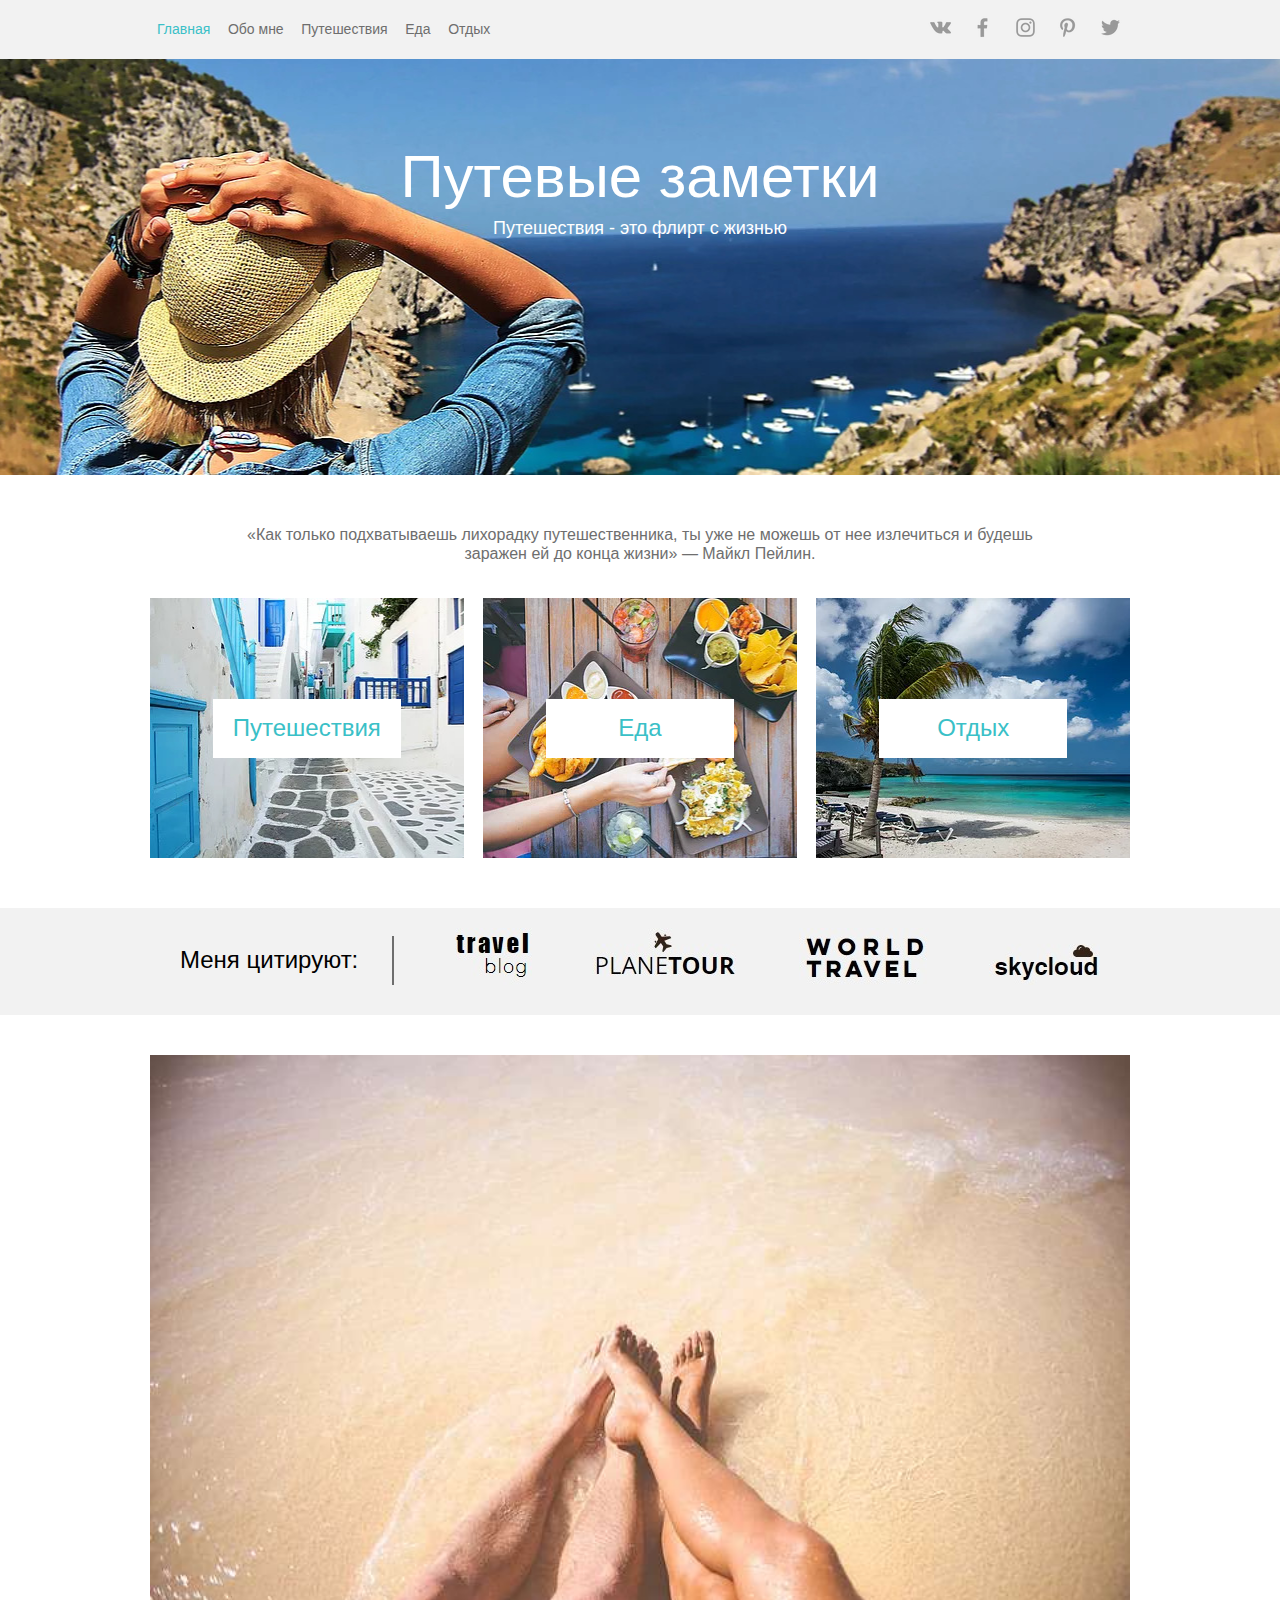
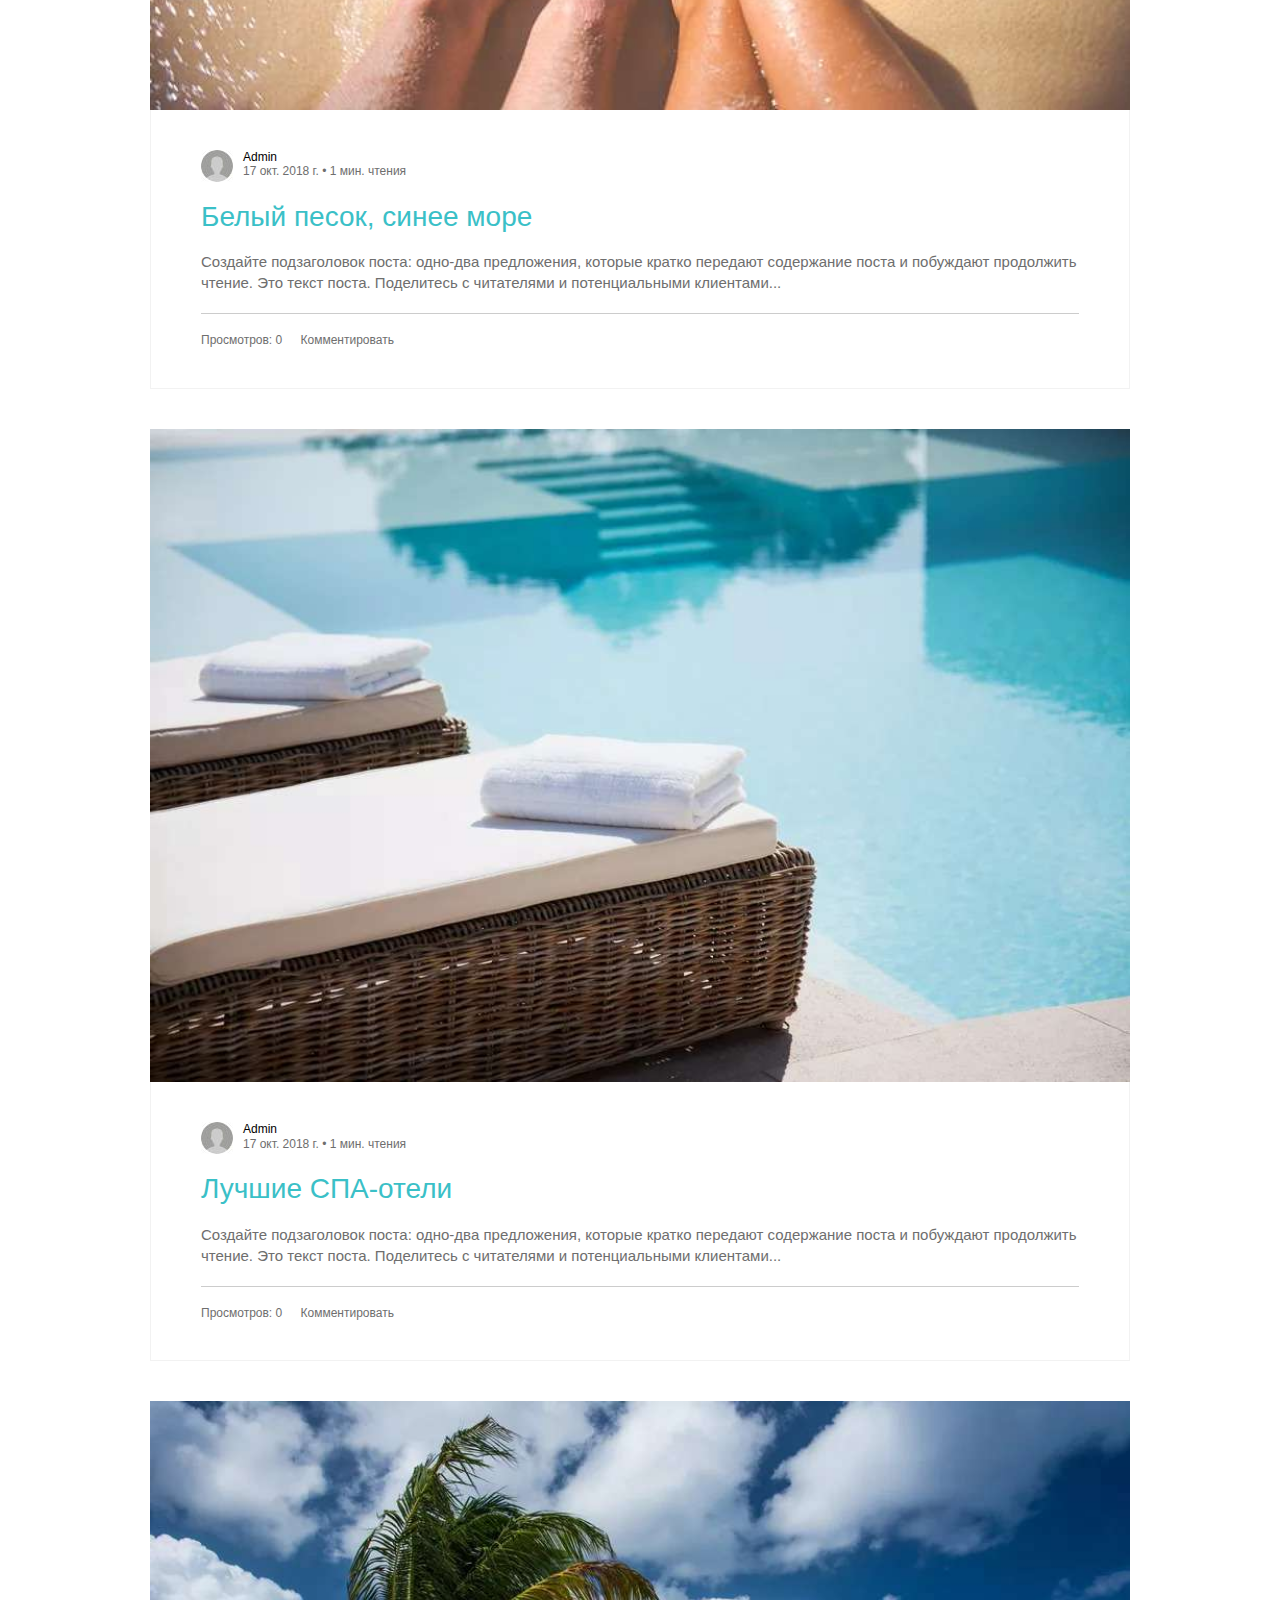
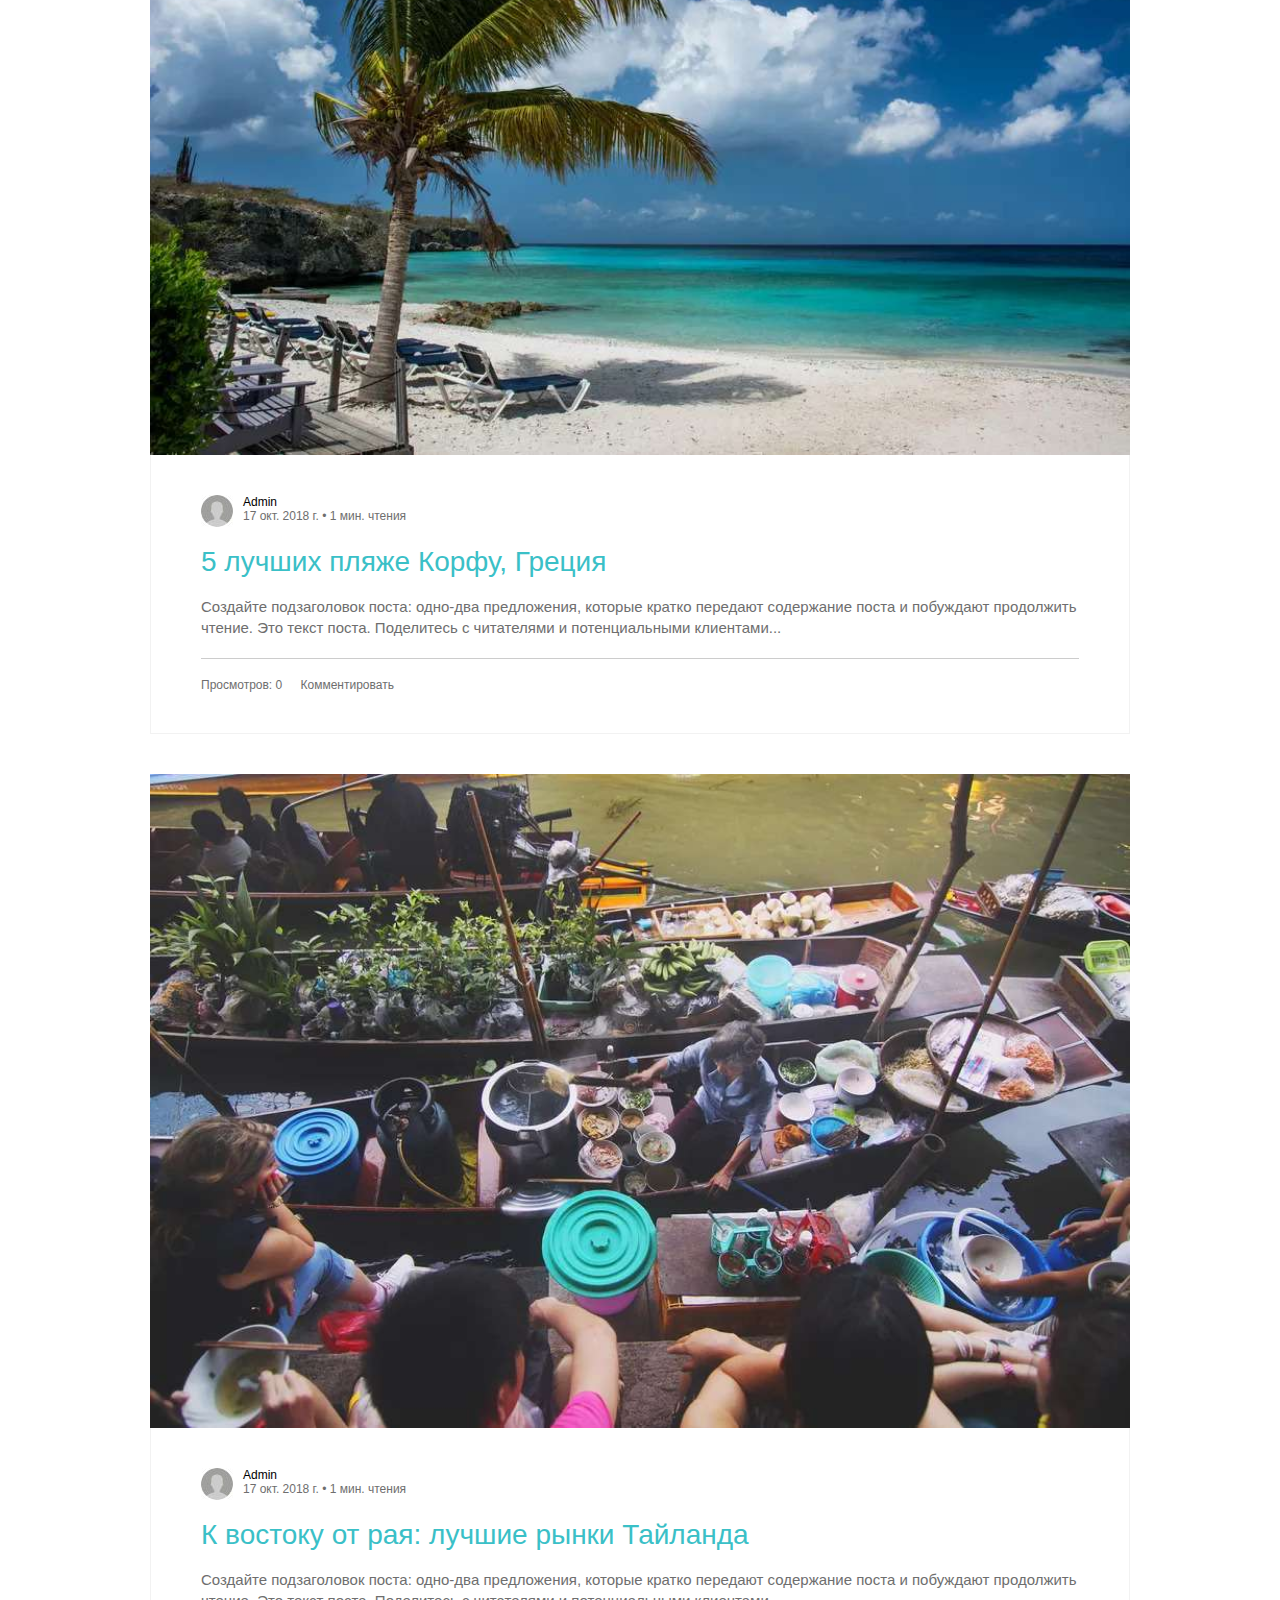
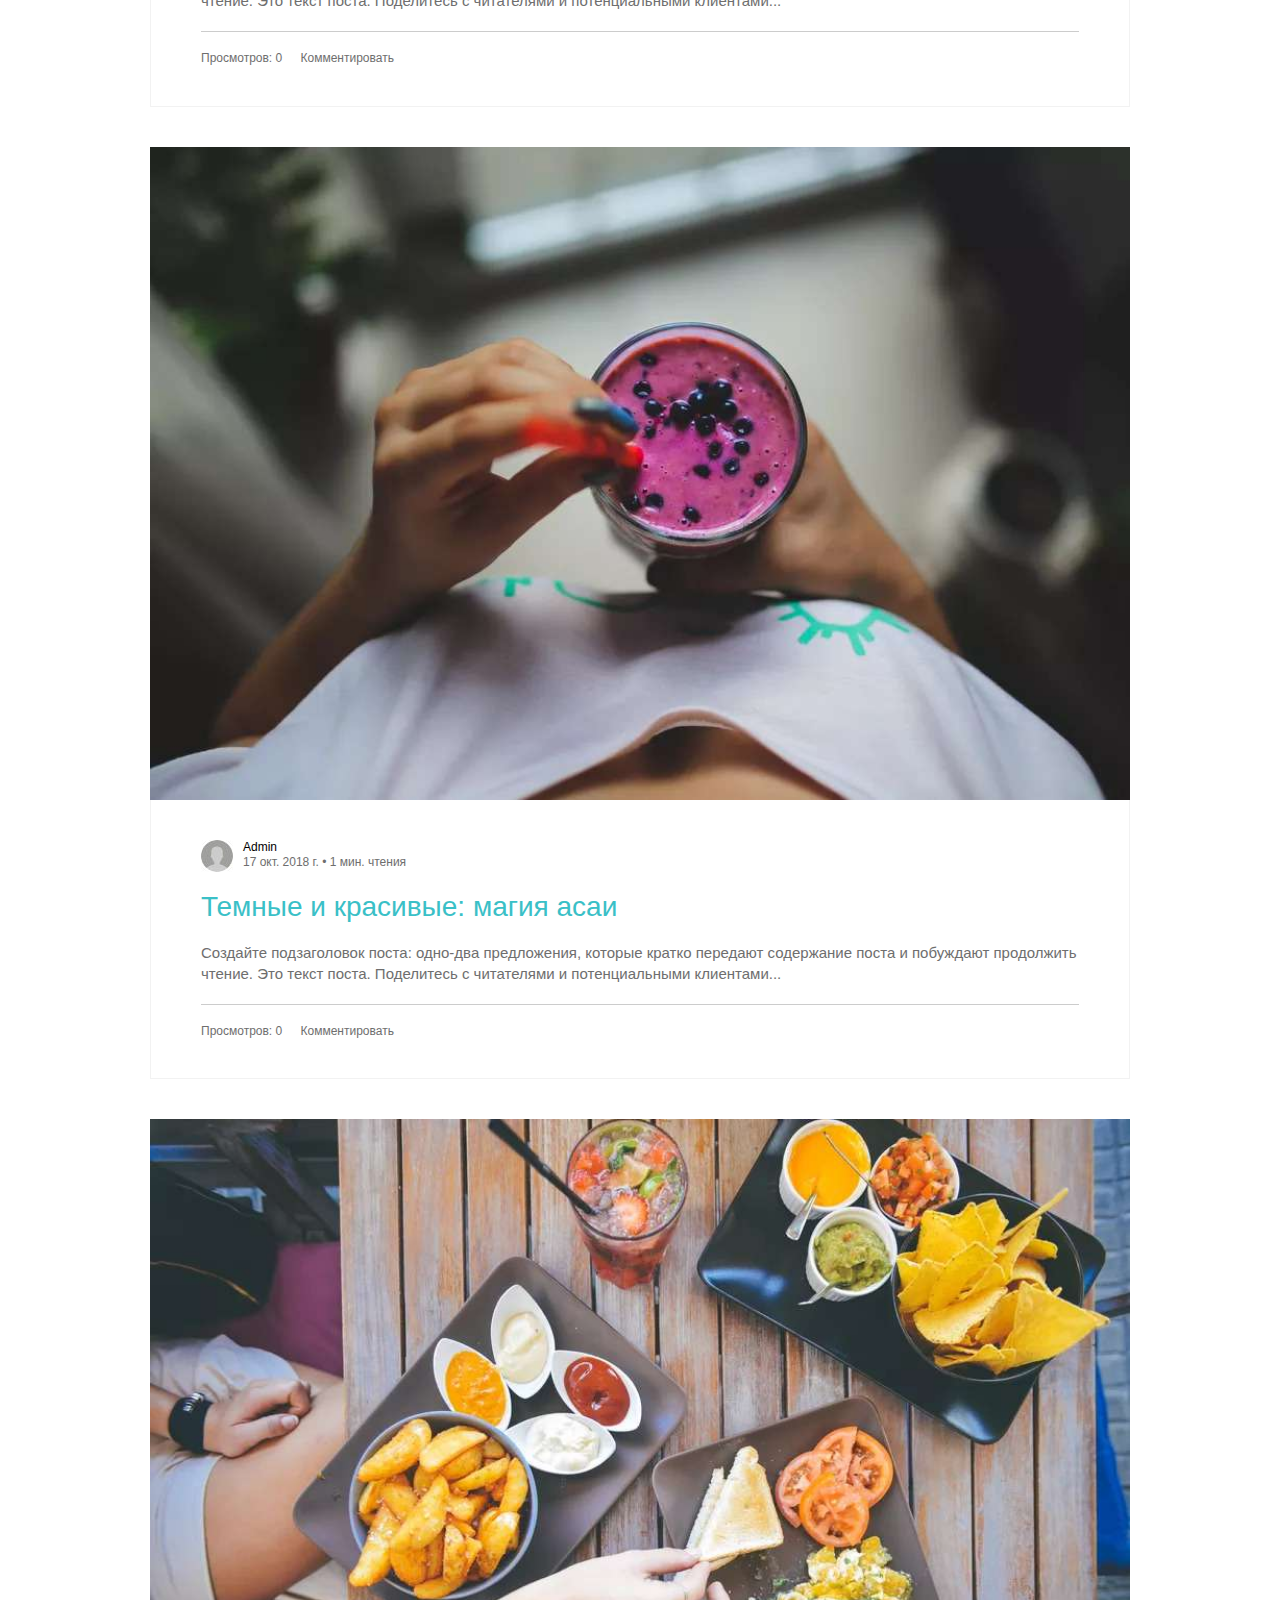
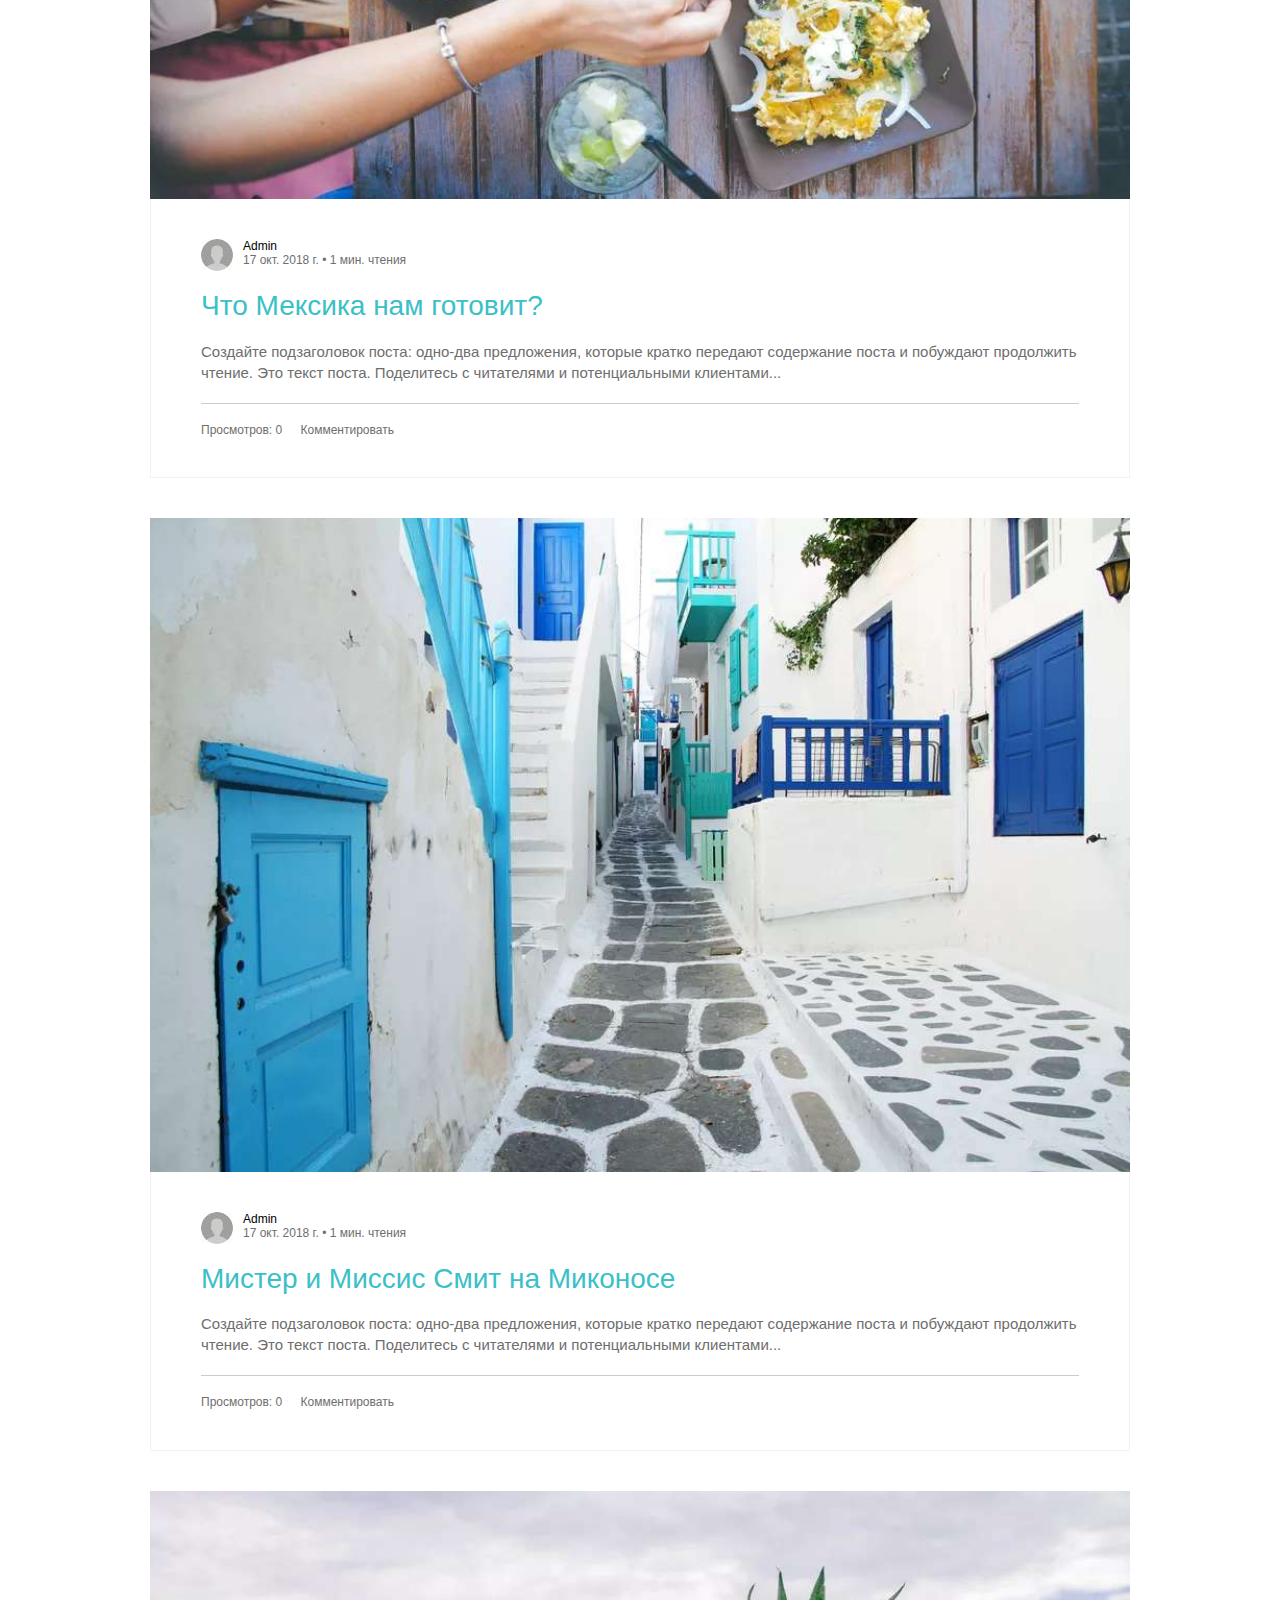
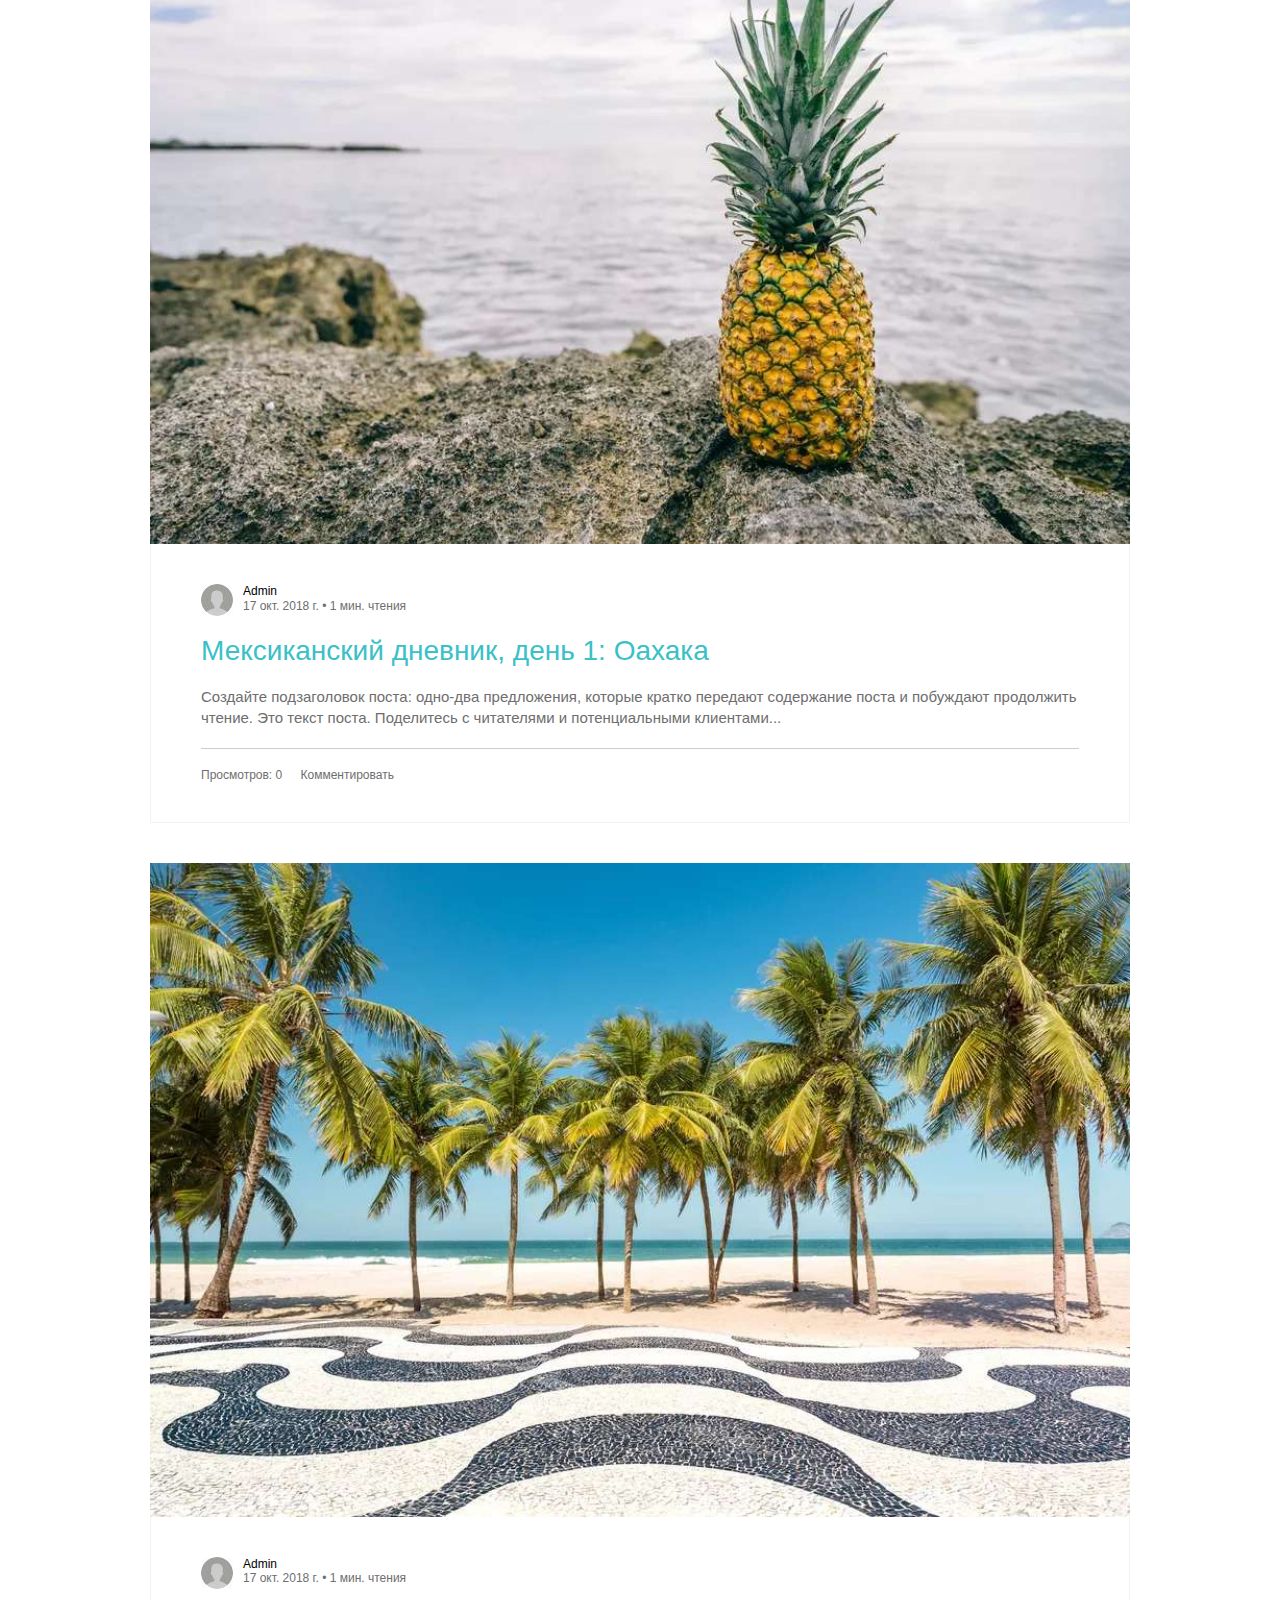
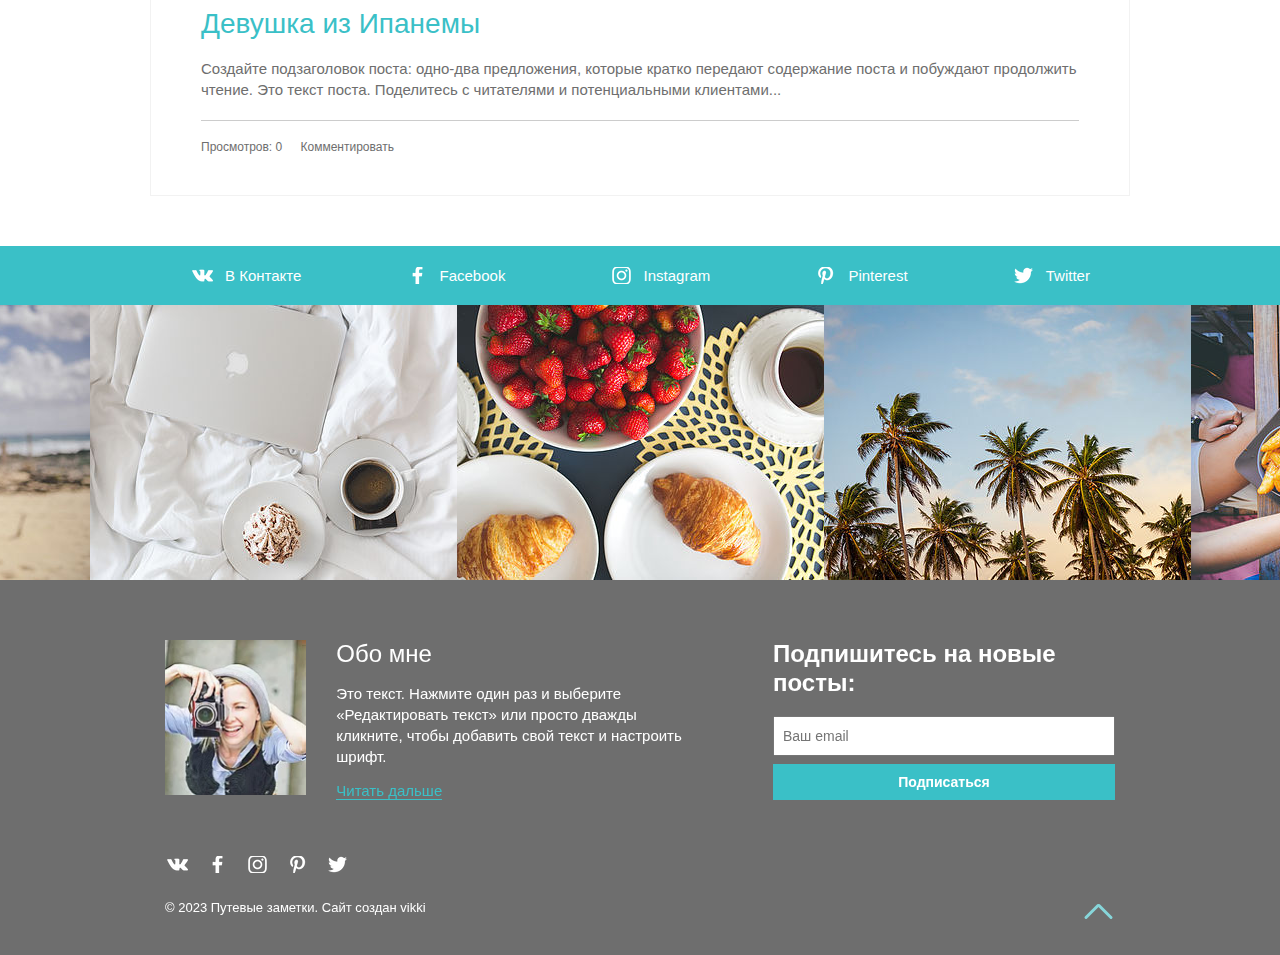
<file: index.html>
<!doctype html>
<html lang="en">
    <head>
        <meta charset="UTF-8">
        <meta name="viewport"
              content="width=device-width, user-scalable=no, initial-scale=1.0, maximum-scale=1.0, minimum-scale=1.0">
        <meta http-equiv="X-UA-Compatible" content="ie=edge">
        <title>travel-blog</title>
        <link rel="stylesheet/less" type="text/css" href="css/style.less">
        <link rel="stylesheet" type="text/css" href="js/slick/slick.css">
    </head>
    <body>
        <header id="header">
            <div class="container">
                <nav class="nav-menu" id="nav-menu">
                    <ul>
                        <li><a class="active" href="#">Главная</a></li>
                        <li><a href="page2.html">Обо мне</a></li>
                        <li><a href="page3.html">Путешествия</a></li>
                        <li><a href="page4.html">Еда</a></li>
                        <li><a href="page5.html">Отдых</a></li>
                    </ul>
                </nav>
                <nav class="social-menu">
                    <ul>
                        <li><a href="#"><img src="img/vk.png" alt="vk"></a></li>
                        <li><a href="#"><img src="img/facebook.png" alt="facebook"></a></li>
                        <li><a href="#"><img src="img/instagram.png" alt="instagram"></a></li>
                        <li><a href="#"><img src="img/pinterest.png" alt="pinterest"></a></li>
                        <li><a href="#"><img src="img/twitter.png" alt="twitter"></a></li>
                    </ul>
                </nav>
                <button class="hamburger" id="hamburger">
                    <span class="hamburger-icon"></span>
                </button>
            </div>
        </header>
        <section class="banner">
            <div class="container">
                <h2>Путевые заметки</h2>
                <h4>Путешеcтвия - это флирт с жизнью</h4>
            </div>
        </section>
        <section class="topic container">
            <blockquote>&laquo;Как только подхватываешь лихорадку путешественника, ты уже не можешь от нее излечиться и будешь заражен ей до конца жизни&raquo; — Майкл Пейлин.</blockquote>
            <div class="topic-wrapper">
                <div class="topic-block topic-block1">
                    <div class="topic-block-white">
                        <a href="page3.html">Путешествия</a>
                    </div>
                </div>
                <div class="topic-block topic-block2">
                    <div class="topic-block-white">
                        <a href="page4.html">Еда</a>
                    </div>
                </div>
                <div class="topic-block topic-block3">
                    <div class="topic-block-white">
                        <a href="page5.html">Отдых</a>
                    </div>
                </div>
            </div>
        </section>
        <section class="quote">
            <div class="container">
                <ul class="quote-box">
                    <li>Меня цитируют:</li>
                    <li><a href="#"><img src="img/travel-blog.jpg" alt="travel-blog"></a></li>
                    <li><a href="#"><img src="img/planeta-tour.jpg" alt="planeta-tour"></a></li>
                    <li><a href="#"><img src="img/world-travel.jpg" alt="world-travel"></a></li>
                    <li><a href="#"><img src="img/skycloud.jpg" alt="skycloud"></a></li>
                </ul>
            </div>
        </section>
        <section class="post-box container">
            <div class="post">
                <div class="post-img">
                    <img src="img/post1.jpg" alt="post1">
                </div>
                <div class="post-text">
                    <div class="post-avatar">
                        <div class="avatar">
                            <a href="#"><img src="img/avatarka.jpg" alt="avatar"></a>
                        </div>
                        <div class="avatar">
                            <a href="#">Admin</a>
                            <span>17 окт. 2018 г. &bull; 1 мин. чтения</span>
                        </div>
                    </div>
                    <h3><a href="/blog.html?id=1">Белый песок, синее море</a></h3>
                    <p class="post-excerpt"><a href="/blog.html?id=1">Создайте подзаголовок поста: одно-два предложения, которые кратко передают содержание поста и побуждают продолжить чтение. Это текст поста. Поделитесь с читателями и потенциальными клиентами...</a></p>
                    <p class="scan">Просмотров: 0 <a href="#">Комментировать</a></p>
                </div>
            </div>
            <div class="post">
                <div class="post-img">
                    <img src="img/post2.jpg" alt="post2">
                </div>
                <div class="post-text">
                    <div class="post-avatar">
                        <div class="avatar">
                            <a href="#"><img src="img/avatarka.jpg" alt="avatar"></a>
                        </div>
                        <div class="avatar">
                            <a href="#">Admin</a>
                            <span>17 окт. 2018 г. &bull; 1 мин. чтения</span>
                        </div>
                    </div>
                    <h3><a href="/blog.html?id=2">Лучшие СПА-отели</a></h3>
                    <p class="post-excerpt"><a href="/blog.html?id=2">Создайте подзаголовок поста: одно-два предложения, которые кратко передают содержание поста и побуждают продолжить чтение. Это текст поста. Поделитесь с читателями и потенциальными клиентами...</a></p>
                    <p class="scan">Просмотров: 0 <a href="#">Комментировать</a></p>
                </div>
            </div>
            <div class="post">
                <div class="post-img">
                    <img src="img/post3.jpg" alt="post3">
                </div>
                <div class="post-text">
                    <div class="post-avatar">
                        <div class="avatar">
                            <a href="#"><img src="img/avatarka.jpg" alt="avatar"></a>
                        </div>
                        <div class="avatar">
                            <a href="#">Admin</a>
                            <span>17 окт. 2018 г. &bull; 1 мин. чтения</span>
                        </div>
                    </div>
                    <h3><a href="/blog.html?id=3">5 лучших пляже Корфу, Греция</a></h3>
                    <p class="post-excerpt"><a href="/blog.html?id=3">Создайте подзаголовок поста: одно-два предложения, которые кратко передают содержание поста и побуждают продолжить чтение. Это текст поста. Поделитесь с читателями и потенциальными клиентами...</a></p>
                    <p class="scan">Просмотров: 0 <a href="#">Комментировать</a></p>
                </div>
            </div>
            <div class="post">
                <div class="post-img">
                    <img src="img/post4.jpg" alt="post4">
                </div>
                <div class="post-text">
                    <div class="post-avatar">
                        <div class="avatar">
                            <a href="#"><img src="img/avatarka.jpg" alt="avatar"></a>
                        </div>
                        <div class="avatar">
                            <a href="#">Admin</a>
                            <span>17 окт. 2018 г. &bull; 1 мин. чтения</span>
                        </div>
                    </div>
                    <h3><a href="/blog.html?id=4">К востоку от рая: лучшие рынки Тайланда</a></h3>
                    <p class="post-excerpt"><a href="/blog.html?id=4">Создайте подзаголовок поста: одно-два предложения, которые кратко передают содержание поста и побуждают продолжить чтение. Это текст поста. Поделитесь с читателями и потенциальными клиентами...</a></p>
                    <p class="scan">Просмотров: 0 <a href="#">Комментировать</a></p>
                </div>
            </div>
            <div class="post">
                <div class="post-img">
                    <img src="img/post5.jpg" alt="post5">
                </div>
                <div class="post-text">
                    <div class="post-avatar">
                        <div class="avatar">
                            <a href="#"><img src="img/avatarka.jpg" alt="avatar"></a>
                        </div>
                        <div class="avatar">
                            <a href="#">Admin</a>
                            <span>17 окт. 2018 г. &bull; 1 мин. чтения</span>
                        </div>
                    </div>
                    <h3><a href="/blog.html?id=5">Темные и красивые: магия асаи</a></h3>
                    <p class="post-excerpt"><a href="/blog.html?id=5">Создайте подзаголовок поста: одно-два предложения, которые кратко передают содержание поста и побуждают продолжить чтение. Это текст поста. Поделитесь с читателями и потенциальными клиентами...</a></p>
                    <p class="scan">Просмотров: 0 <a href="#">Комментировать</a></p>
                </div>
            </div>
            <div class="post">
                <div class="post-img">
                    <img src="img/post6.jpg" alt="post6">
                </div>
                <div class="post-text">
                    <div class="post-avatar">
                        <div class="avatar">
                            <a href="#"><img src="img/avatarka.jpg" alt="avatar"></a>
                        </div>
                        <div class="avatar">
                            <a href="#">Admin</a>
                            <span>17 окт. 2018 г. &bull; 1 мин. чтения</span>
                        </div>
                    </div>
                    <h3><a href="/blog.html?id=6">Что Мексика нам готовит?</a></h3>
                    <p class="post-excerpt"><a href="/blog.html?id=6">Создайте подзаголовок поста: одно-два предложения, которые кратко передают содержание поста и побуждают продолжить чтение. Это текст поста. Поделитесь с читателями и потенциальными клиентами...</a></p>
                    <p class="scan">Просмотров: 0 <a href="#">Комментировать</a></p>
                </div>
            </div>
            <div class="post">
                <div class="post-img">
                    <img src="img/post7.jpg" alt="post7">
                </div>
                <div class="post-text">
                    <div class="post-avatar">
                        <div class="avatar">
                            <a href="#"><img src="img/avatarka.jpg" alt="avatar"></a>
                        </div>
                        <div class="avatar">
                            <a href="#">Admin</a>
                            <span>17 окт. 2018 г. &bull; 1 мин. чтения</span>
                        </div>
                    </div>
                    <h3><a href="/blog.html?id=7">Мистер и Миссис Смит на Миконосе</a></h3>
                    <p class="post-excerpt"><a href="/blog.html?id=7">Создайте подзаголовок поста: одно-два предложения, которые кратко передают содержание поста и побуждают продолжить чтение. Это текст поста. Поделитесь с читателями и потенциальными клиентами...</a></p>
                    <p class="scan">Просмотров: 0 <a href="#">Комментировать</a></p>
                </div>
            </div>
            <div class="post">
                <div class="post-img">
                    <img src="img/post8.jpg" alt="post8">
                </div>
                <div class="post-text">
                    <div class="post-avatar">
                        <div class="avatar">
                            <a href="#"><img src="img/avatarka.jpg" alt="avatar"></a>
                        </div>
                        <div class="avatar">
                            <a href="#">Admin</a>
                            <span>17 окт. 2018 г. &bull; 1 мин. чтения</span>
                        </div>
                    </div>
                    <h3><a href="/blog.html?id=8">Мексиканский дневник, день 1: Оахака</a></h3>
                    <p class="post-excerpt"><a href="/blog.html?id=8">Создайте подзаголовок поста: одно-два предложения, которые кратко передают содержание поста и побуждают продолжить чтение. Это текст поста. Поделитесь с читателями и потенциальными клиентами...</a></p>
                    <p class="scan">Просмотров: 0 <a href="#">Комментировать</a></p>
                </div>
            </div>
            <div class="post">
                <div class="post-img">
                    <img src="img/post9.jpg" alt="post9">
                </div>
                <div class="post-text">
                    <div class="post-avatar">
                        <div class="avatar">
                            <a href="#"><img src="img/avatarka.jpg" alt="avatar"></a>
                        </div>
                        <div class="avatar">
                            <a href="#">Admin</a>
                            <span>17 окт. 2018 г. &bull; 1 мин. чтения</span>
                        </div>
                    </div>
                    <h3><a href="/blog.html?id=9">Девушка из Ипанемы</a></h3>
                    <p class="post-excerpt"><a href="/blog.html?id=9">Создайте подзаголовок поста: одно-два предложения, которые кратко передают содержание поста и побуждают продолжить чтение. Это текст поста. Поделитесь с читателями и потенциальными клиентами...</a></p>
                    <p class="scan">Просмотров: 0 <a href="#">Комментировать</a></p>
                </div>
            </div>
        </section>
        <footer>
            <div class="footer-social-wrapper">
                <div class="footer-social-menu container">
                    <ul>
                        <li class="vk"><a href="#">В Контакте</a></li>
                        <li class="facebook"><a href="#">Facebook</a></li>
                        <li class="instagram"><a href="#">Instagram</a></li>
                        <li class="pinterest"><a href="#">Pinterest</a></li>
                        <li class="twitter"><a href="#">Twitter</a></li>
                    </ul>
                </div>
            </div>
            <div class="slider">
                <div><img src="img/slaider-1.jpg" alt="slider-img1"></div>
                <div><img src="img/slaider-2.jpeg" alt="slider-img2"></div>
                <div><img src="img/slaider-3.jpg" alt="slider-img3"></div>
                <div><img src="img/slaider-4.jpg" alt="slider-img4"></div>
                <div><img src="img/slaider-5.jpeg" alt="slider-img5"></div>
            </div>
            <div class="footer-content container">
                <div class="footer-content-wrapper">
                    <div class="footer-about-me">
                        <div class="footer-photo">
                            <img src="img/avatar.jpg" alt="photo">
                        </div>
                        <div class="about-me-text">
                            <h2 class="change-position">Обо мне</h2>
                            <p>Это текст. Нажмите один раз и выберите «Редактировать текст» или просто дважды кликните, чтобы добавить свой текст и настроить шрифт.</p>
                            <a href="page2.html">Читать дальше</a>
                        </div>
                    </div>
                    <div class="footer-subs">
                        <form id="form-sub">
                            <h2>Подпишитесь на новые посты:</h2>
                            <input id="js-email" type="email" placeholder="Ваш email">
                            <button id="sub">Подписаться</button>
                        </form>
                        <div id="form-ok">
                            <h3>Спасибо!</h3>
                            <p>Теперь вы будете получать новости по эл. почте.</p>
                        </div>
                    </div>
                </div>
                <div class="footer-copyright">
                    <div class="footer-social-menu">
                        <ul>
                            <li class="vk"><a href="#"></a></li>
                            <li class="facebook"><a href="#"></a></li>
                            <li class="instagram"><a href="#"></a></li>
                            <li class="pinterest"><a href="#"></a></li>
                            <li class="twitter"><a href="#"></a></li>
                        </ul>
                    </div>
                    <p>&copy; 2023 Путевые заметки. Сайт создан vikki</p>
                </div>
                <button id="js-top-page" class="top-page">
                    <span class="arr-top"></span>
                </button>
            </div>
        </footer>
        <script async src="js/less.min.js" type="text/javascript"></script>
        <script defer src="js/jquery-3.3.1.min.js" type="text/javascript"></script>
        <script defer src="js/slick/slick.min.js" type="text/javascript"></script>
        <script defer src="js/main.js"></script>
    </body>
</html>
</file>
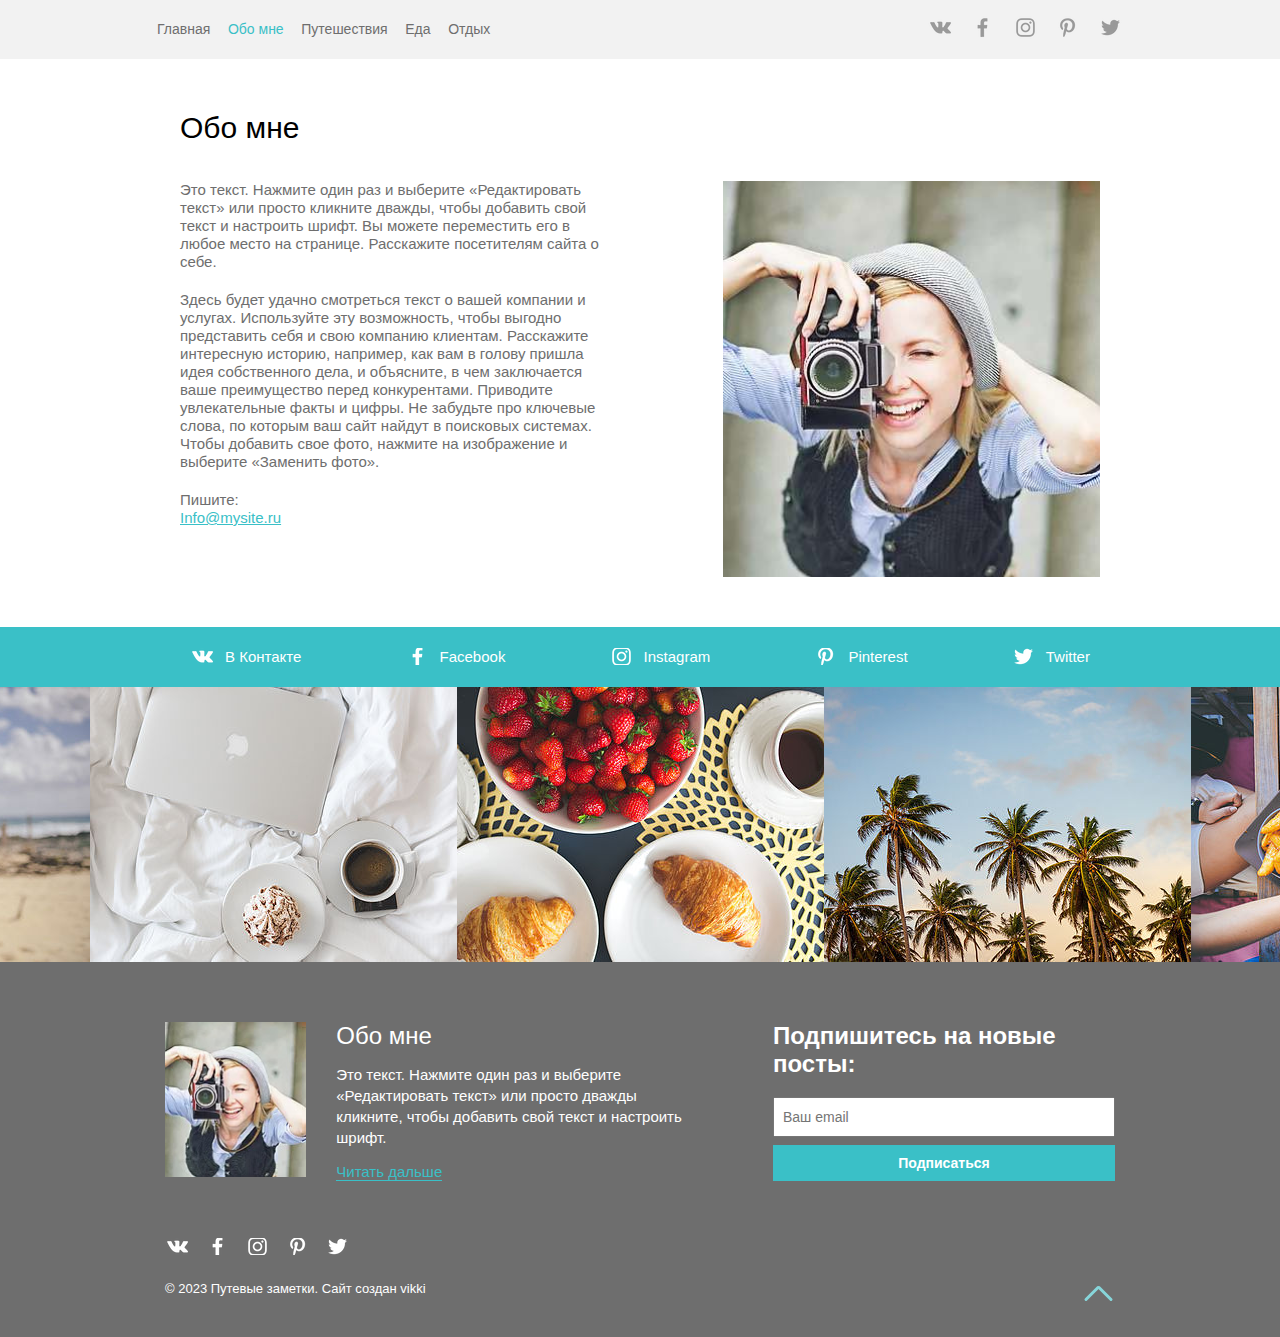
<file: page2.html>
<!doctype html>
<html lang="en">
    <head>
        <meta charset="UTF-8">
        <meta name="viewport"
              content="width=device-width, user-scalable=no, initial-scale=1.0, maximum-scale=1.0, minimum-scale=1.0">
        <meta http-equiv="X-UA-Compatible" content="ie=edge">
        <title>travel-blog</title>
        <link rel="stylesheet/less" type="text/css" href="css/style.less">
        <link rel="stylesheet" type="text/css" href="js/slick/slick.css">
    </head>
    <body>
        <header id="header">
            <div class="container">
                <nav class="nav-menu">
                    <ul>
                        <li><a href="index.html">Главная</a></li>
                        <li><a class="active" href="#">Обо мне</a></li>
                        <li><a href="page3.html">Путешествия</a></li>
                        <li><a href="#">Еда</a></li>
                        <li><a href="#">Отдых</a></li>
                    </ul>
                </nav>
                <nav class="social-menu">
                    <ul>
                        <li><a href="#"><img src="img/vk.png" alt="vk"></a></li>
                        <li><a href="#"><img src="img/facebook.png" alt="facebook"></a></li>
                        <li><a href="#"><img src="img/instagram.png" alt="instagram"></a></li>
                        <li><a href="#"><img src="img/pinterest.png" alt="pinterest"></a></li>
                        <li><a href="#"><img src="img/twitter.png" alt="twitter"></a></li>
                    </ul>
                </nav>
                <button class="hamburger" id="hamburger">
                    <span class="hamburger-icon"></span>
                </button>
            </div>
        </header>
        <main class="story container">
            <h2 name="top">Обо мне</h2>
            <div class="story-wrapper">
                <div class="story-text">
                    <p>Это текст. Нажмите один раз и выберите «Редактировать текст» или просто кликните дважды, чтобы добавить свой текст и настроить шрифт. Вы можете переместить его в любое место на странице. Расскажите посетителям сайта о себе.</p>
                    <p>Здесь будет удачно смотреться текст о вашей компании и услугах. Используйте эту возможность, чтобы выгодно представить себя и свою компанию клиентам. Расскажите интересную историю, например, как вам в голову пришла идея собственного дела, и объясните, в чем заключается ваше преимущество перед конкурентами. Приводите увлекательные факты и цифры. Не забудьте про ключевые слова, по которым ваш сайт найдут в поисковых системах. Чтобы добавить свое фото, нажмите на изображение и выберите «Заменить фото».</p>
                    <p>Пишите:</p>
                    <a href="mailto:Info@mysite.ru">Info@mysite.ru</a>
                </div>
                <picture class="story-photo">
                        <source srcset="img/photo_big.jpg" media="(min-width: 600px)">
                        <img src="img/photo_small.jpg" alt="photo_author">
                 </picture>
            </div>
        </main>
        <footer>
            <div class="footer-social-wrapper">
                <div class="footer-social-menu container">
                    <ul>
                        <li class="vk"><a href="#">В Контакте</a></li>
                        <li class="facebook"><a href="#">Facebook</a></li>
                        <li class="instagram"><a href="#">Instagram</a></li>
                        <li class="pinterest"><a href="#">Pinterest</a></li>
                        <li class="twitter"><a href="#">Twitter</a></li>
                    </ul>
                </div>
            </div>
            <div class="slider">
                <div><img src="img/slaider-1.jpg" alt="slider-img1"></div>
                <div><img src="img/slaider-2.jpeg" alt="slider-img2"></div>
                <div><img src="img/slaider-3.jpg" alt="slider-img3"></div>
                <div><img src="img/slaider-4.jpg" alt="slider-img4"></div>
                <div><img src="img/slaider-5.jpeg" alt="slider-img5"></div>
            </div>
            <div class="footer-content container">
                <div class="footer-content-wrapper">
                    <div class="footer-about-me">
                        <div class="footer-photo">
                            <img src="img/avatar.jpg" alt="photo">
                        </div>
                        <div class="about-me-text">
                            <h2 class="change-position">Обо мне</h2>
                            <p>Это текст. Нажмите один раз и выберите «Редактировать текст» или просто дважды кликните, чтобы добавить свой текст и настроить шрифт.</p>
                            <a href="page2.html">Читать дальше</a>
                        </div>
                    </div>
                    <div class="footer-subs">
                        <form id="form-sub">
                            <h2>Подпишитесь на новые посты:</h2>
                            <input id="js-email" type="email" placeholder="Ваш email">
                            <button id="sub">Подписаться</button>
                        </form>
                        <div id="form-ok">
                            <h3>Спасибо!</h3>
                            <p>Теперь вы будете получать новости по эл. почте.</p>
                        </div>
                    </div>
                </div>
                <div class="footer-copyright">
                    <div class="footer-social-menu">
                        <ul>
                            <li class="vk"><a href="#"></a></li>
                            <li class="facebook"><a href="#"></a></li>
                            <li class="instagram"><a href="#"></a></li>
                            <li class="pinterest"><a href="#"></a></li>
                            <li class="twitter"><a href="#"></a></li>
                        </ul>
                    </div>
                    <p>&copy; 2023 Путевые заметки. Сайт создан vikki</p>
                </div>
                <button id="js-top-page" class="top-page">
                    <span class="arr-top"></span>
                </button>
            </div>
        </footer>
        <script async src="js/less.min.js" type="text/javascript"></script>
        <script defer src="js/jquery-3.3.1.min.js" type="text/javascript"></script>
        <script defer src="js/slick/slick.min.js" type="text/javascript"></script>
        <script defer src="js/main.js"></script>
    </body>
</html>
</file>
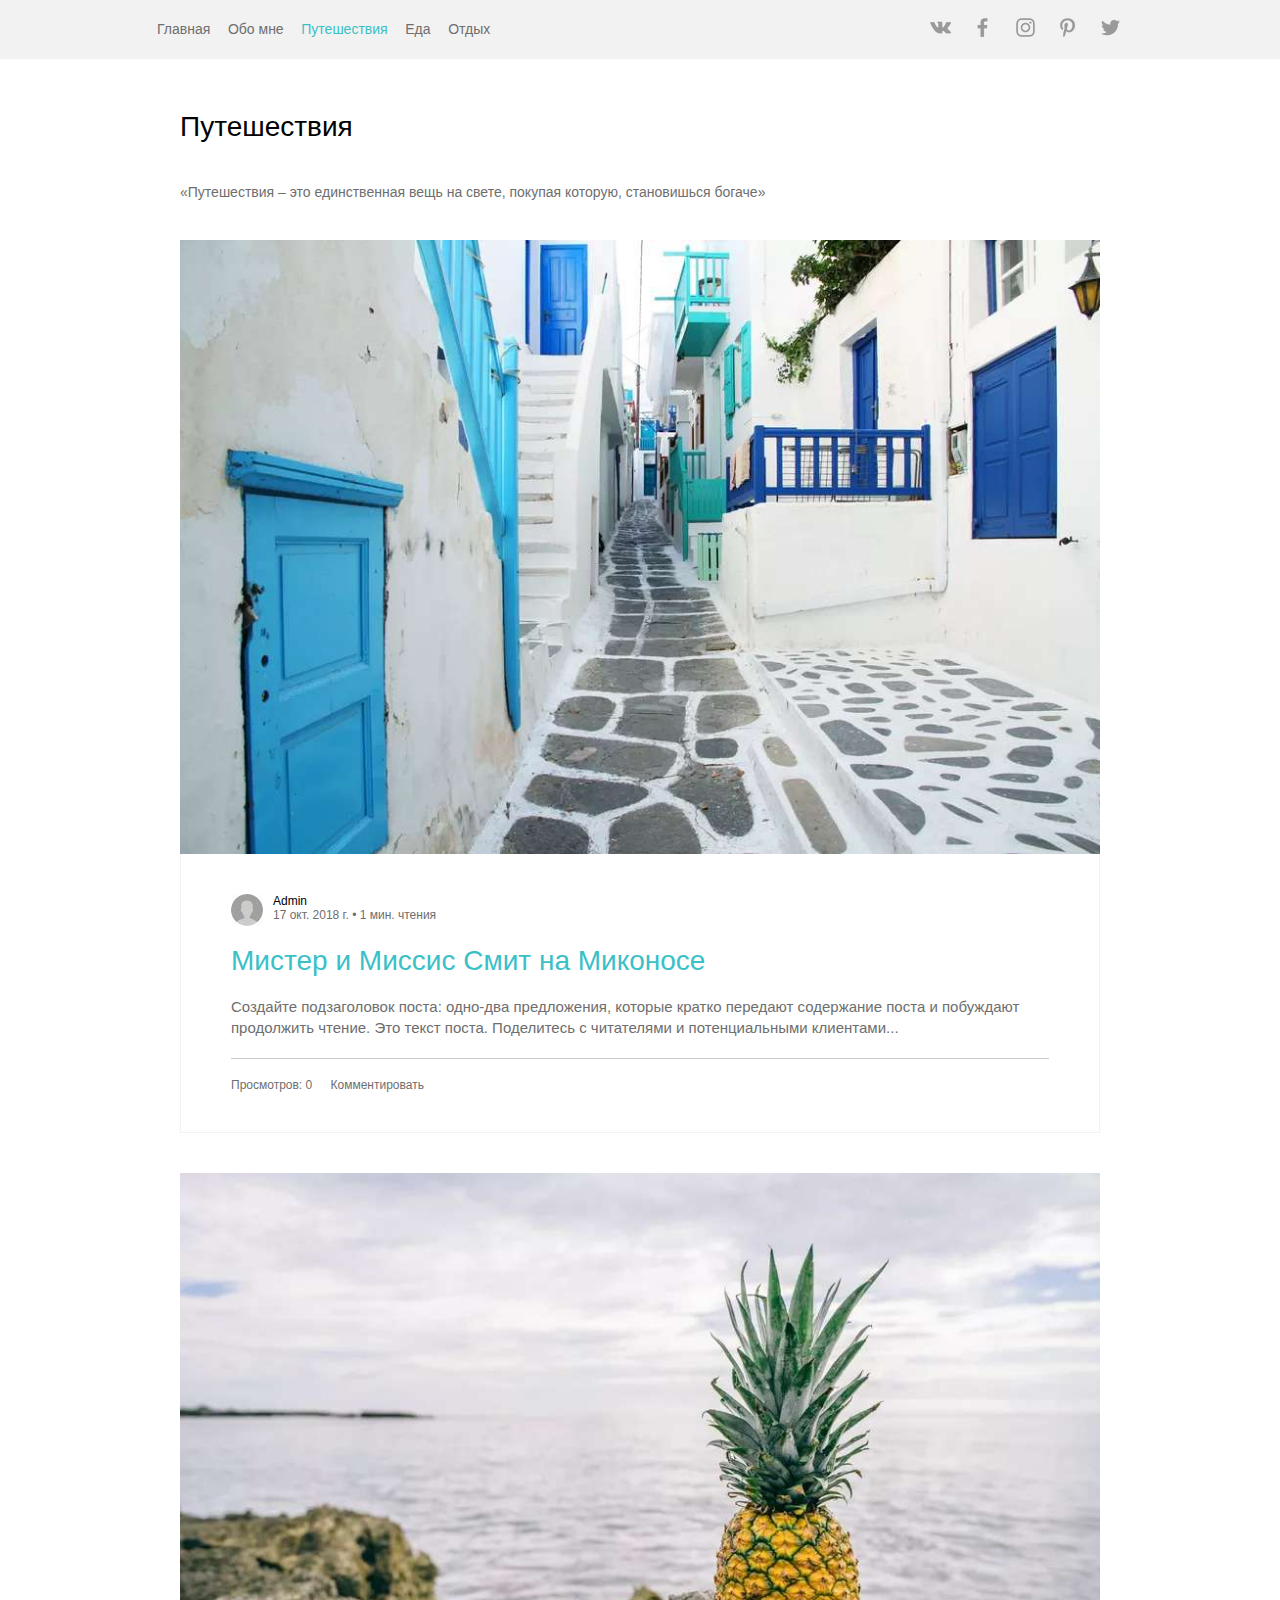
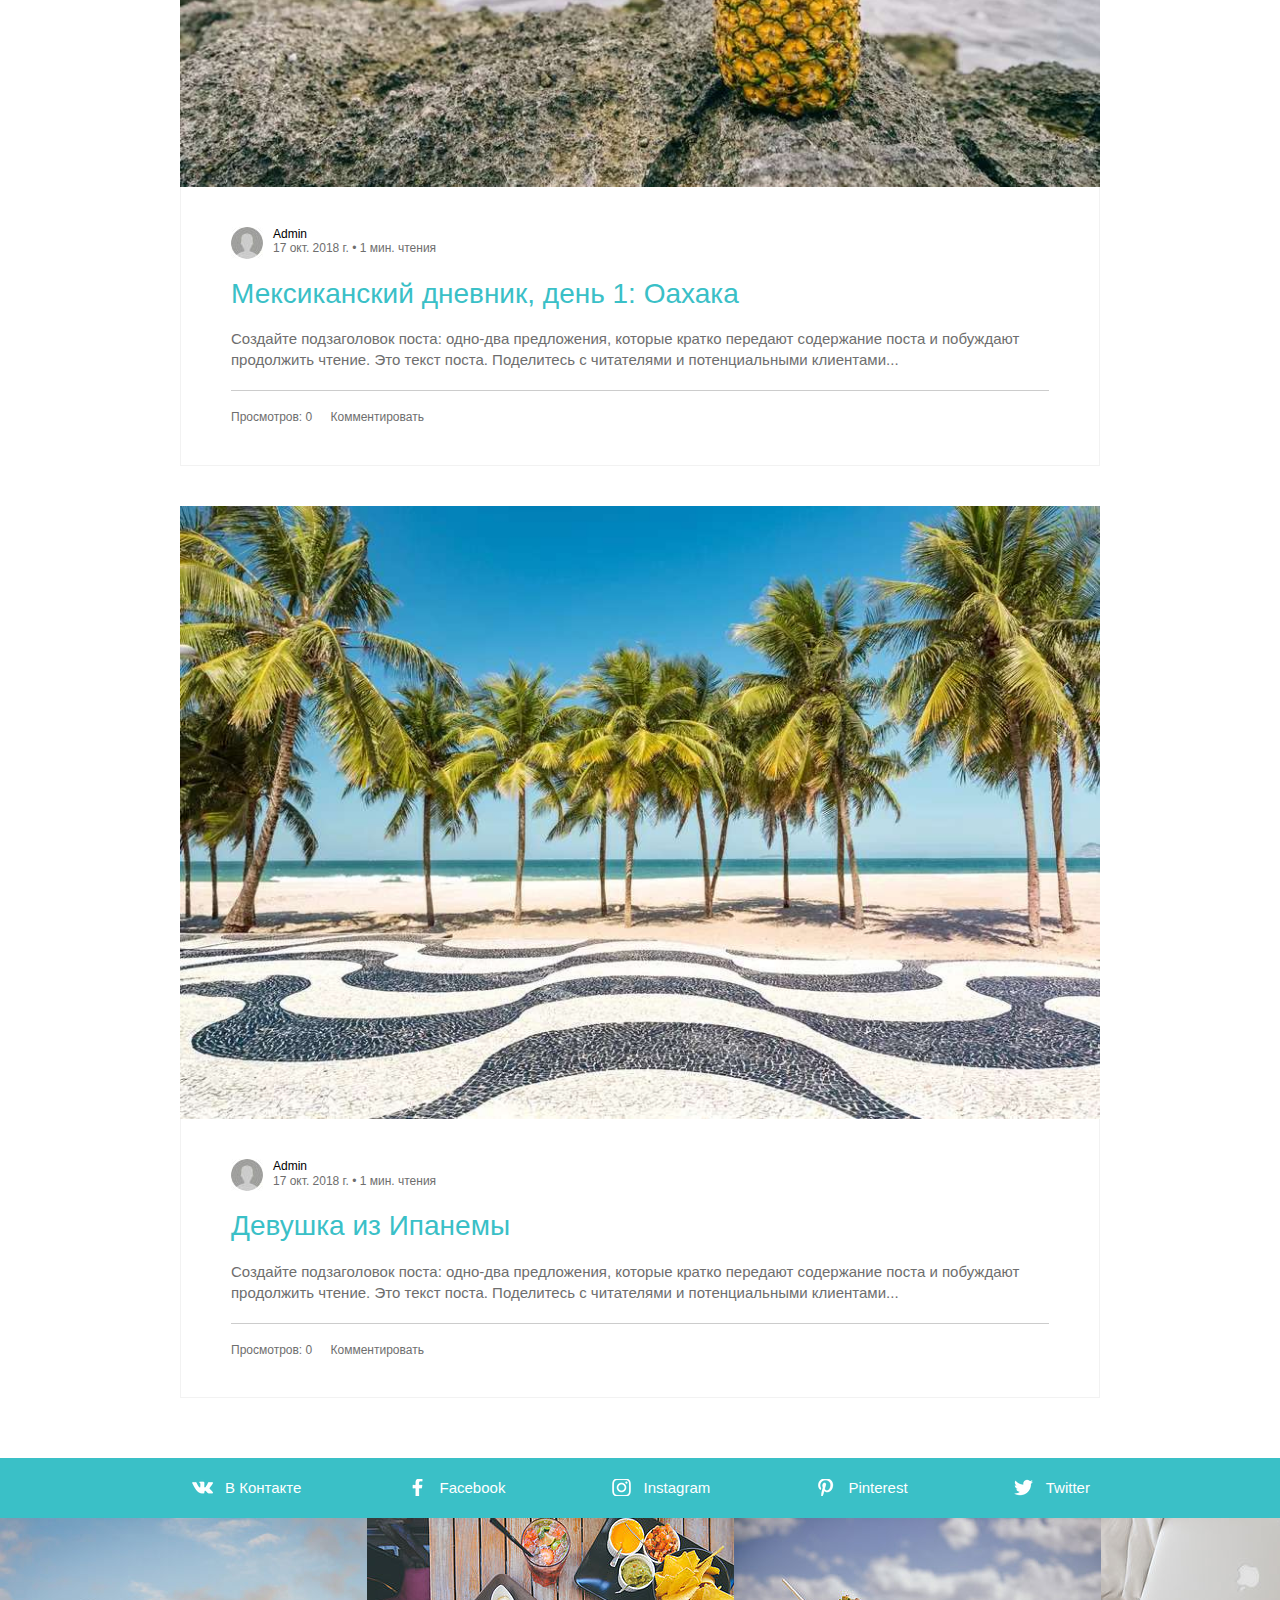
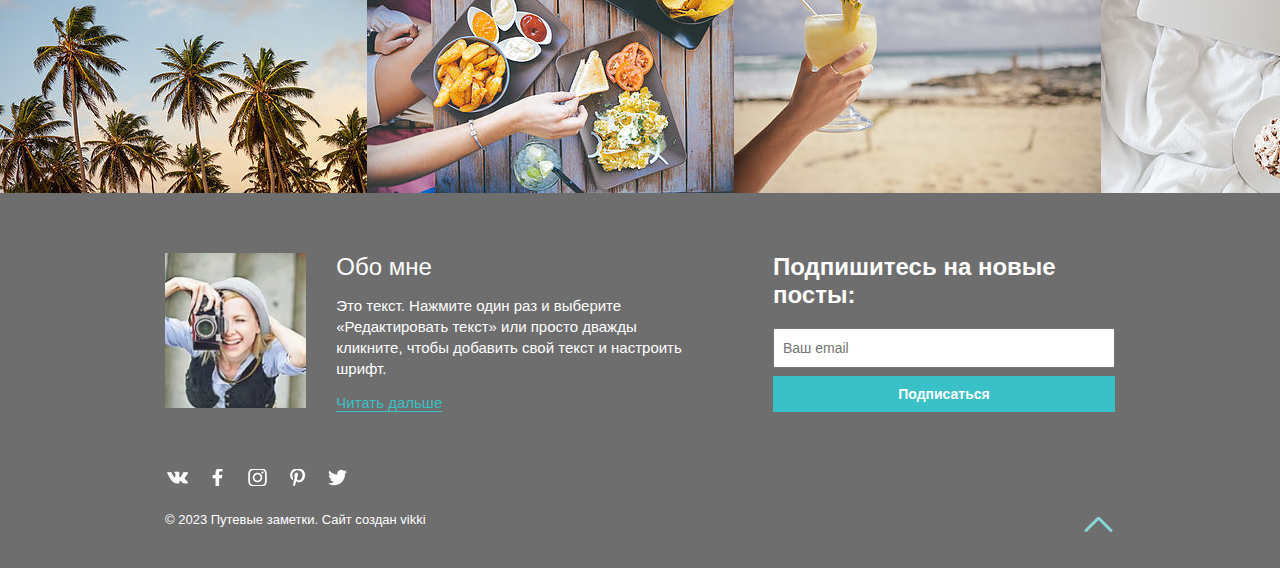
<file: page3.html>
<!doctype html>
<html lang="en">
    <head>
        <meta charset="UTF-8">
        <meta name="viewport"
              content="width=device-width, user-scalable=no, initial-scale=1.0, maximum-scale=1.0, minimum-scale=1.0">
        <meta http-equiv="X-UA-Compatible" content="ie=edge">
        <title>travel-blog</title>
        <link rel="stylesheet/less" type="text/css" href="css/style.less">
        <link rel="stylesheet" type="text/css" href="js/slick/slick.css">
    </head>
    <body>
        <header id="header">
            <div class="container">
                <nav class="nav-menu">
                    <ul>
                        <li><a href="index.html">Главная</a></li>
                        <li><a href="page2.html">Обо мне</a></li>
                        <li><a class="active" href="#">Путешествия</a></li>
                        <li><a href="page4.html">Еда</a></li>
                        <li><a href="page5.html">Отдых</a></li>
                    </ul>
                </nav>
                <nav class="social-menu">
                    <ul>
                        <li><a href="#"><img src="img/vk.png" alt="vk"></a></li>
                        <li><a href="#"><img src="img/facebook.png" alt="facebook"></a></li>
                        <li><a href="#"><img src="img/instagram.png" alt="instagram"></a></li>
                        <li><a href="#"><img src="img/pinterest.png" alt="pinterest"></a></li>
                        <li><a href="#"><img src="img/twitter.png" alt="twitter"></a></li>
                    </ul>
                </nav>
                <button class="hamburger" id="hamburger">
                    <span class="hamburger-icon"></span>
                </button>
            </div>
        </header>
        <main class="post-page post-box container">
            <h2>Путешествия</h2>
            <p class="post-rubric">&laquo;Путешествия – это единственная вещь на свете, покупая которую, становишься богаче&raquo;</p>
            <div class="post">
                <div class="post-img">
                    <img src="img/post7.jpg" alt="post7">
                </div>
                <div class="post-text">
                    <div class="post-avatar">
                        <div class="avatar">
                            <a href="#"><img src="img/avatarka.jpg" alt="avatar"></a>
                        </div>
                        <div class="avatar">
                            <a href="#">Admin</a>
                            <span>17 окт. 2018 г. &bull; 1 мин. чтения</span>
                        </div>
                    </div>
                    <h3><a href="/blog.html?id=7">Мистер и Миссис Смит на Миконосе</a></h3>
                    <p class="post-excerpt"><a href="/blog.html?id=7">Создайте подзаголовок поста: одно-два предложения, которые кратко передают содержание поста и побуждают продолжить чтение. Это текст поста. Поделитесь с читателями и потенциальными клиентами...</a></p>
                    <p class="scan">Просмотров: 0 <a href="#">Комментировать</a></p>
                </div>
            </div>
            <div class="post">
                <div class="post-img">
                    <img src="img/post8.jpg" alt="post81">
                </div>
                <div class="post-text">
                    <div class="post-avatar">
                        <div class="avatar">
                            <a href="#"><img src="img/avatarka.jpg" alt="avatar"></a>
                        </div>
                        <div class="avatar">
                            <a href="#">Admin</a>
                            <span>17 окт. 2018 г. &bull; 1 мин. чтения</span>
                        </div>
                    </div>
                    <h3><a href="/blog.html?id=8">Мексиканский дневник, день 1: Оахака</a></h3>
                    <p class="post-excerpt"><a href="/blog.html?id=8">Создайте подзаголовок поста: одно-два предложения, которые кратко передают содержание поста и побуждают продолжить чтение. Это текст поста. Поделитесь с читателями и потенциальными клиентами...</a></p>
                    <p class="scan">Просмотров: 0 <a href="#">Комментировать</a></p>
                </div>
            </div>
            <div class="post">
                <div class="post-img">
                    <img src="img/post9.jpg" alt="post9">
                </div>
                <div class="post-text">
                    <div class="post-avatar">
                        <div class="avatar">
                            <a href="#"><img src="img/avatarka.jpg" alt="avatar"></a>
                        </div>
                        <div class="avatar">
                            <a href="#">Admin</a>
                            <span>17 окт. 2018 г. &bull; 1 мин. чтения</span>
                        </div>
                    </div>
                    <h3><a href="/blog.html?id=9">Девушка из Ипанемы</a></h3>
                    <p class="post-excerpt"><a href="/blog.html?id=9">Создайте подзаголовок поста: одно-два предложения, которые кратко передают содержание поста и побуждают продолжить чтение. Это текст поста. Поделитесь с читателями и потенциальными клиентами...</a></p>
                    <p class="scan">Просмотров: 0 <a href="#">Комментировать</a></p>
                </div>
            </div>
        </main>
        <footer>
            <div class="footer-social-wrapper">
                <div class="footer-social-menu container">
                    <ul>
                        <li class="vk"><a href="#">В Контакте</a></li>
                        <li class="facebook"><a href="#">Facebook</a></li>
                        <li class="instagram"><a href="#">Instagram</a></li>
                        <li class="pinterest"><a href="#">Pinterest</a></li>
                        <li class="twitter"><a href="#">Twitter</a></li>
                    </ul>
                </div>
            </div>
            <div class="slider">
                <div><img src="img/slaider-1.jpg" alt="slider-img1"></div>
                <div><img src="img/slaider-2.jpeg" alt="slider-img2"></div>
                <div><img src="img/slaider-3.jpg" alt="slider-img3"></div>
                <div><img src="img/slaider-4.jpg" alt="slider-img4"></div>
                <div><img src="img/slaider-5.jpeg" alt="slider-img5"></div>
            </div>
            <div class="footer-content container">
                <div class="footer-content-wrapper">
                    <div class="footer-about-me">
                        <div class="footer-photo">
                            <img src="img/avatar.jpg" alt="photo">
                        </div>
                        <div class="about-me-text">
                            <h2 class="change-position">Обо мне</h2>
                            <p>Это текст. Нажмите один раз и выберите «Редактировать текст» или просто дважды кликните, чтобы добавить свой текст и настроить шрифт.</p>
                            <a href="page2.html">Читать дальше</a>
                        </div>
                    </div>
                    <div class="footer-subs">
                        <form id="form-sub">
                            <h2>Подпишитесь на новые посты:</h2>
                            <input id="js-email" type="email" placeholder="Ваш email">
                            <button id="sub">Подписаться</button>
                        </form>
                        <div id="form-ok">
                            <h3>Спасибо!</h3>
                            <p>Теперь вы будете получать новости по эл. почте.</p>
                        </div>
                    </div>
                </div>
                <div class="footer-copyright">
                    <div class="footer-social-menu">
                        <ul>
                            <li class="vk"><a href="#"></a></li>
                            <li class="facebook"><a href="#"></a></li>
                            <li class="instagram"><a href="#"></a></li>
                            <li class="pinterest"><a href="#"></a></li>
                            <li class="twitter"><a href="#"></a></li>
                        </ul>
                    </div>
                    <p>&copy; 2023 Путевые заметки. Сайт создан vikki</p>
                </div>
                <button id="js-top-page" class="top-page">
                    <span class="arr-top"></span>
                </button>
            </div>
        </footer>
        <script async src="js/less.min.js" type="text/javascript"></script>
        <script defer src="js/jquery-3.3.1.min.js" type="text/javascript"></script>
        <script defer src="js/slick/slick.min.js" type="text/javascript"></script>
        <script defer src="js/main.js"></script>
    </body>
</html>
</file>
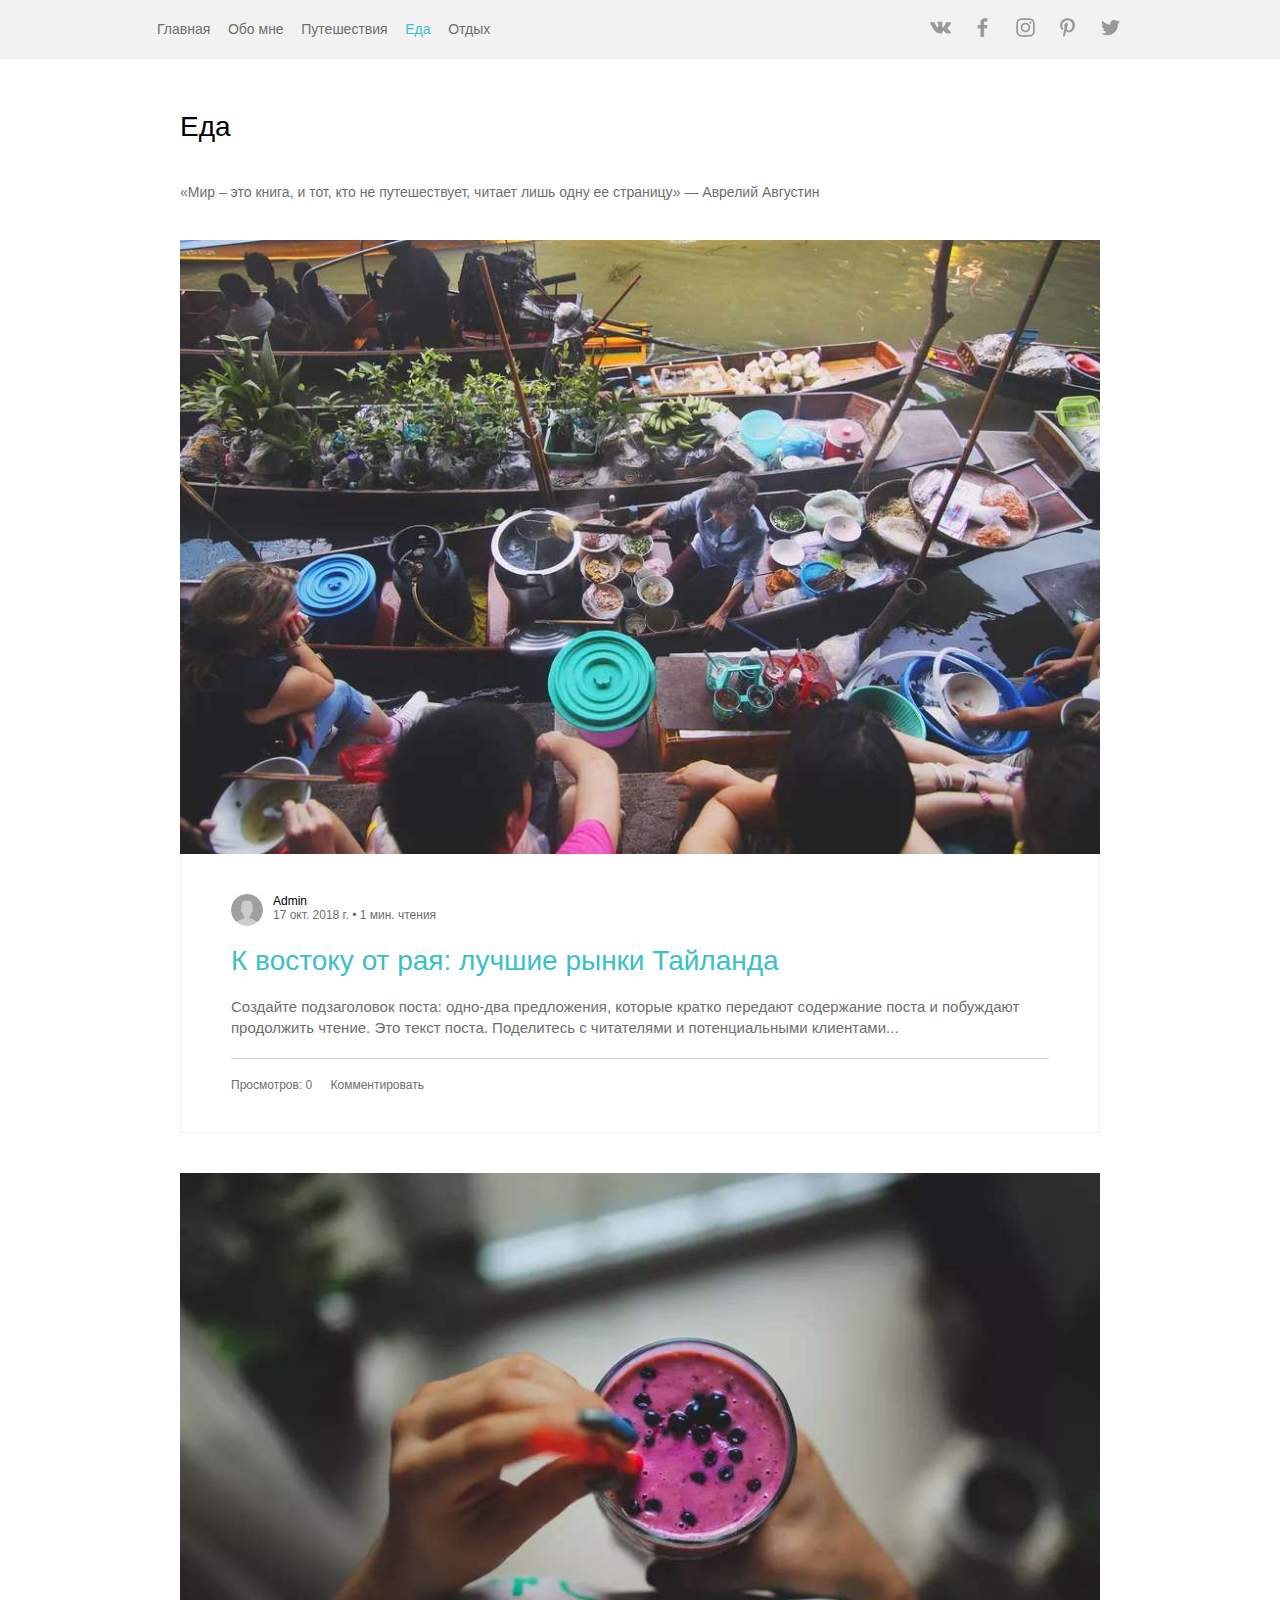
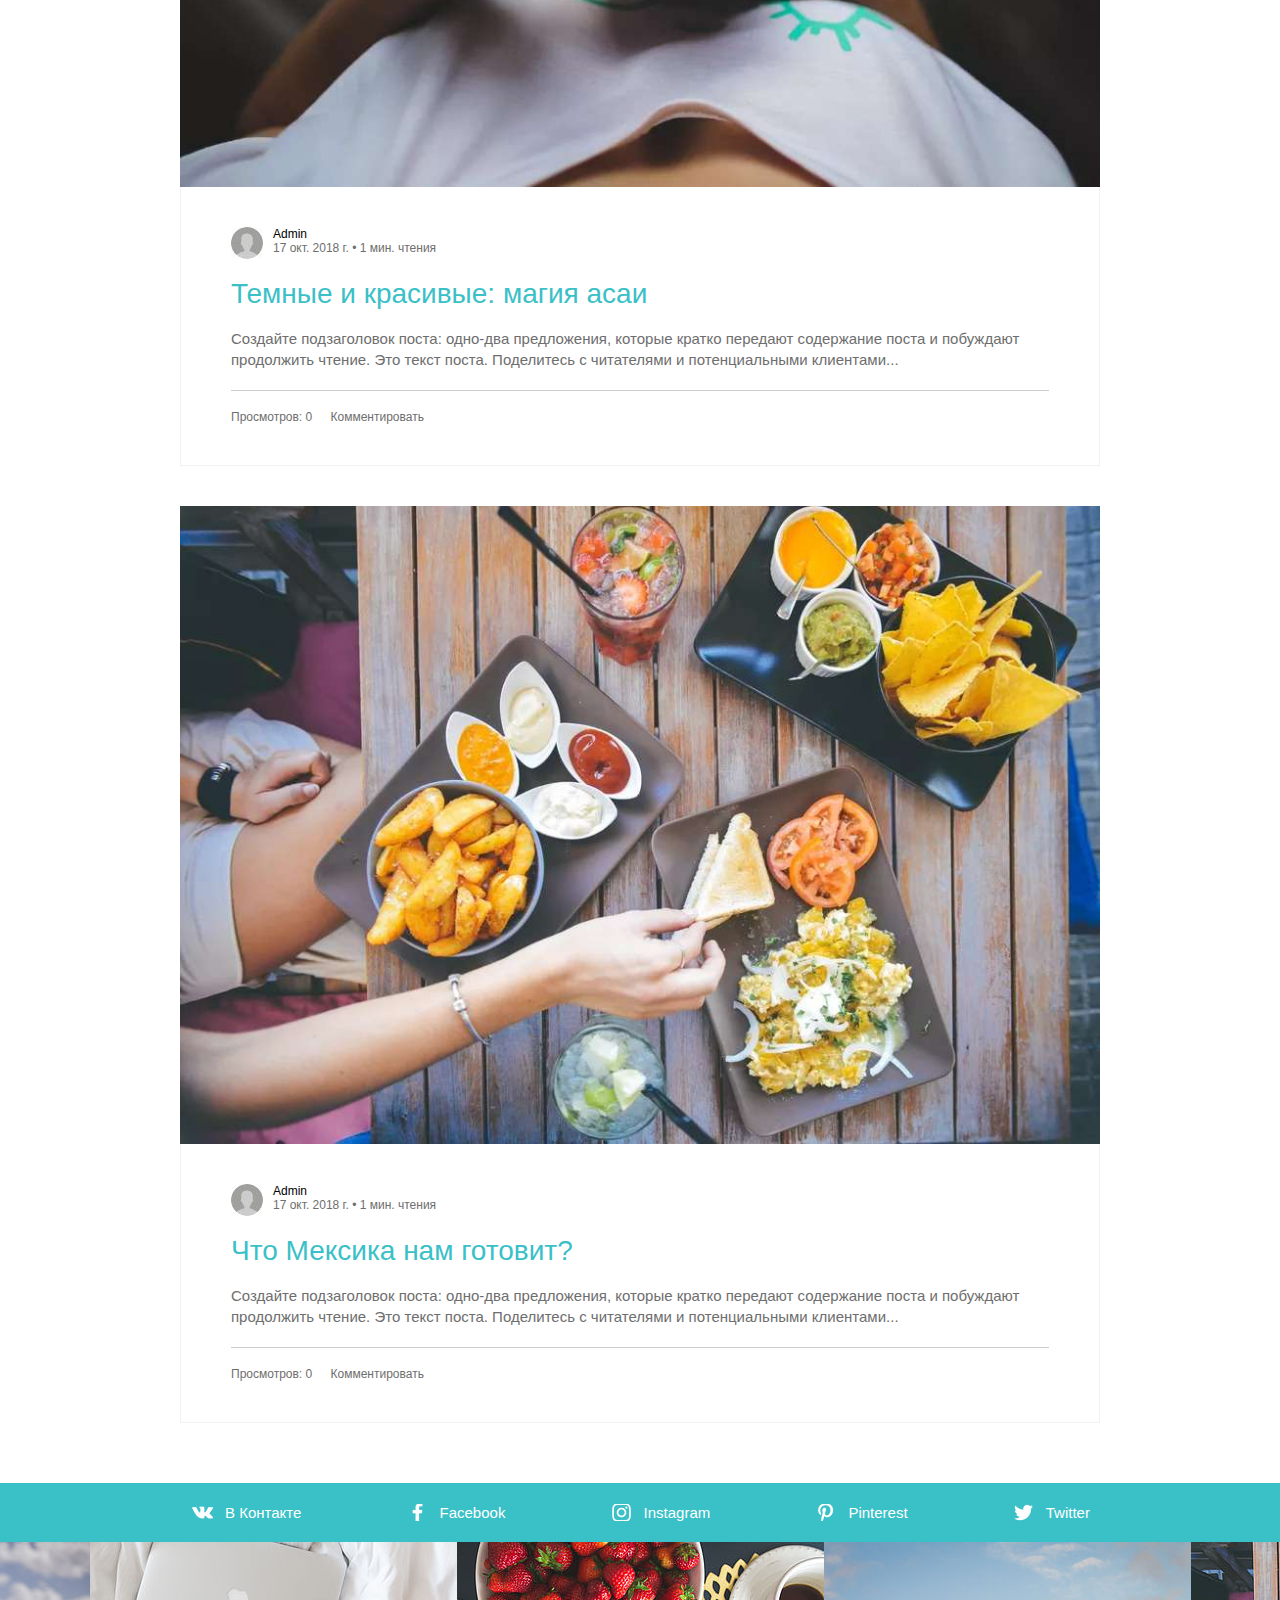
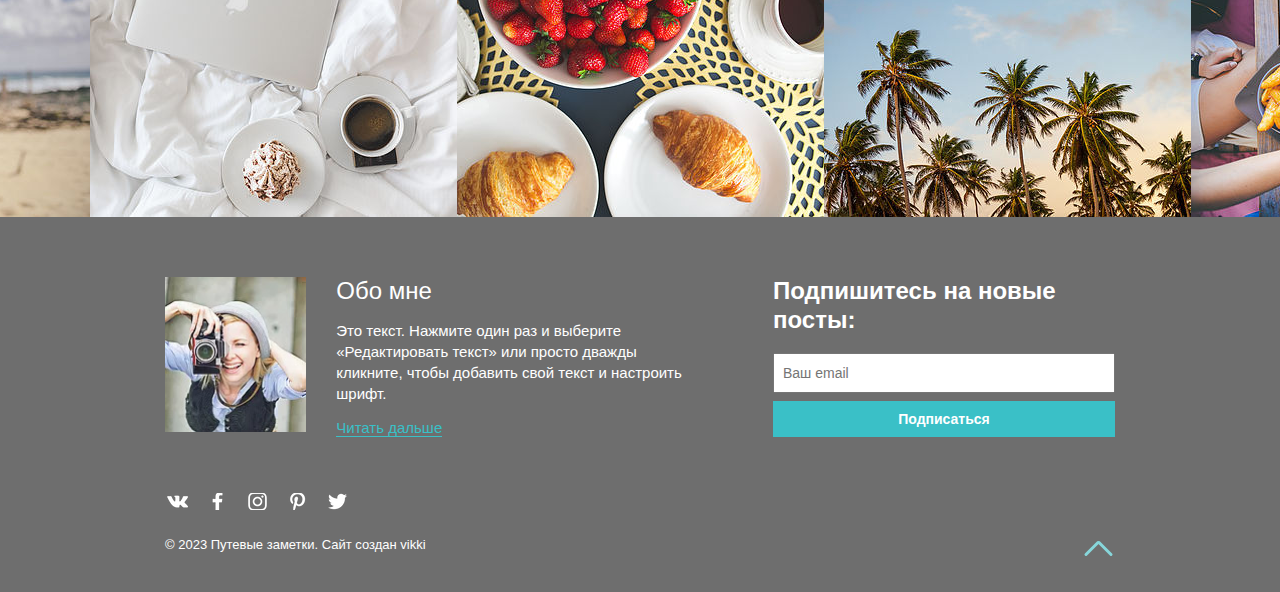
<file: page4.html>
<!doctype html>
<html lang="en">
    <head>
        <meta charset="UTF-8">
        <meta name="viewport"
              content="width=device-width, user-scalable=no, initial-scale=1.0, maximum-scale=1.0, minimum-scale=1.0">
        <meta http-equiv="X-UA-Compatible" content="ie=edge">
        <title>travel-blog</title>
        <link rel="stylesheet/less" type="text/css" href="css/style.less">
        <link rel="stylesheet" type="text/css" href="js/slick/slick.css">
    </head>
    <body>
        <header id="header">
            <div class="container">
                <nav class="nav-menu">
                    <ul>
                        <li><a href="index.html">Главная</a></li>
                        <li><a href="page2.html">Обо мне</a></li>
                        <li><a href="page3.html">Путешествия</a></li>
                        <li><a href="#" class="active" >Еда</a></li>
                        <li><a href="page5.html">Отдых</a></li>
                    </ul>
                </nav>
                <nav class="social-menu">
                    <ul>
                        <li><a href="#"><img src="img/vk.png" alt="vk"></a></li>
                        <li><a href="#"><img src="img/facebook.png" alt="facebook"></a></li>
                        <li><a href="#"><img src="img/instagram.png" alt="instagram"></a></li>
                        <li><a href="#"><img src="img/pinterest.png" alt="pinterest"></a></li>
                        <li><a href="#"><img src="img/twitter.png" alt="twitter"></a></li>
                    </ul>
                </nav>
                <button class="hamburger" id="hamburger">
                    <span class="hamburger-icon"></span>
                </button>
            </div>
        </header>
        <main class="post-page post-box container">
            <h2>Еда</h2>
            <p class="post-rubric">&laquo;Мир – это книга, и тот, кто не путешествует, читает лишь одну ее страницу&raquo; — Аврелий Августин</p>
            <div class="post">
                <div class="post-img">
                    <img src="img/post4.jpg" alt="post4">
                </div>
                <div class="post-text">
                    <div class="post-avatar">
                        <div class="avatar">
                            <a href="#"><img src="img/avatarka.jpg" alt="avatar"></a>
                        </div>
                        <div class="avatar">
                            <a href="#">Admin</a>
                            <span>17 окт. 2018 г. &bull; 1 мин. чтения</span>
                        </div>
                    </div>
                    <h3><a href="/blog.html?id=4">К востоку от рая: лучшие рынки Тайланда</a></h3>
                    <p class="post-excerpt"><a href="/blog.html?id=4">Создайте подзаголовок поста: одно-два предложения, которые кратко передают содержание поста и побуждают продолжить чтение. Это текст поста. Поделитесь с читателями и потенциальными клиентами...</a></p>
                    <p class="scan">Просмотров: 0 <a href="#">Комментировать</a></p>
                </div>
            </div>
            <div class="post">
                <div class="post-img">
                    <img src="img/post5.jpg" alt="post5">
                </div>
                <div class="post-text">
                    <div class="post-avatar">
                        <div class="avatar">
                            <a href="#"><img src="img/avatarka.jpg" alt="avatar"></a>
                        </div>
                        <div class="avatar">
                            <a href="#">Admin</a>
                            <span>17 окт. 2018 г. &bull; 1 мин. чтения</span>
                        </div>
                    </div>
                    <h3><a href="/blog.html?id=5">Темные и красивые: магия асаи</a></h3>
                    <p class="post-excerpt"><a href="/blog.html?id=5">Создайте подзаголовок поста: одно-два предложения, которые кратко передают содержание поста и побуждают продолжить чтение. Это текст поста. Поделитесь с читателями и потенциальными клиентами...</a></p>
                    <p class="scan">Просмотров: 0 <a href="#">Комментировать</a></p>
                </div>
            </div>
            <div class="post">
                <div class="post-img">
                    <img src="img/post6.jpg" alt="post6">
                </div>
                <div class="post-text">
                    <div class="post-avatar">
                        <div class="avatar">
                            <a href="#"><img src="img/avatarka.jpg" alt="avatar"></a>
                        </div>
                        <div class="avatar">
                            <a href="#">Admin</a>
                            <span>17 окт. 2018 г. &bull; 1 мин. чтения</span>
                        </div>
                    </div>
                    <h3><a href="/blog.html?id=6">Что Мексика нам готовит?</a></h3>
                    <p class="post-excerpt"><a href="/blog.html?id=6">Создайте подзаголовок поста: одно-два предложения, которые кратко передают содержание поста и побуждают продолжить чтение. Это текст поста. Поделитесь с читателями и потенциальными клиентами...</a></p>
                    <p class="scan">Просмотров: 0 <a href="#">Комментировать</a></p>
                </div>
            </div>
        </main>
        <footer>
            <div class="footer-social-wrapper">
                <div class="footer-social-menu container">
                    <ul>
                        <li class="vk"><a href="#">В Контакте</a></li>
                        <li class="facebook"><a href="#">Facebook</a></li>
                        <li class="instagram"><a href="#">Instagram</a></li>
                        <li class="pinterest"><a href="#">Pinterest</a></li>
                        <li class="twitter"><a href="#">Twitter</a></li>
                    </ul>
                </div>
            </div>
            <div class="slider">
                <div><img src="img/slaider-1.jpg" alt="slider-img1"></div>
                <div><img src="img/slaider-2.jpeg" alt="slider-img2"></div>
                <div><img src="img/slaider-3.jpg" alt="slider-img3"></div>
                <div><img src="img/slaider-4.jpg" alt="slider-img4"></div>
                <div><img src="img/slaider-5.jpeg" alt="slider-img5"></div>
            </div>
            <div class="footer-content container">
                <div class="footer-content-wrapper">
                    <div class="footer-about-me">
                        <div class="footer-photo">
                            <img src="img/avatar.jpg" alt="photo">
                        </div>
                        <div class="about-me-text">
                            <h2 class="change-position">Обо мне</h2>
                            <p>Это текст. Нажмите один раз и выберите «Редактировать текст» или просто дважды кликните, чтобы добавить свой текст и настроить шрифт.</p>
                            <a href="page2.html">Читать дальше</a>
                        </div>
                    </div>
                    <div class="footer-subs">
                        <form id="form-sub">
                            <h2>Подпишитесь на новые посты:</h2>
                            <input id="js-email" type="email" placeholder="Ваш email">
                            <button id="sub">Подписаться</button>
                        </form>
                        <div id="form-ok">
                            <h3>Спасибо!</h3>
                            <p>Теперь вы будете получать новости по эл. почте.</p>
                        </div>
                    </div>
                </div>
                <div class="footer-copyright">
                    <div class="footer-social-menu">
                        <ul>
                            <li class="vk"><a href="#"></a></li>
                            <li class="facebook"><a href="#"></a></li>
                            <li class="instagram"><a href="#"></a></li>
                            <li class="pinterest"><a href="#"></a></li>
                            <li class="twitter"><a href="#"></a></li>
                        </ul>
                    </div>
                    <p>&copy; 2023 Путевые заметки. Сайт создан vikki</p>
                </div>
                <button id="js-top-page" class="top-page">
                    <span class="arr-top"></span>
                </button>
            </div>
        </footer>
        <script async src="js/less.min.js" type="text/javascript"></script>
        <script defer src="js/jquery-3.3.1.min.js" type="text/javascript"></script>
        <script defer src="js/slick/slick.min.js" type="text/javascript"></script>
        <script defer src="js/main.js"></script>
    </body>
</html>
</file>
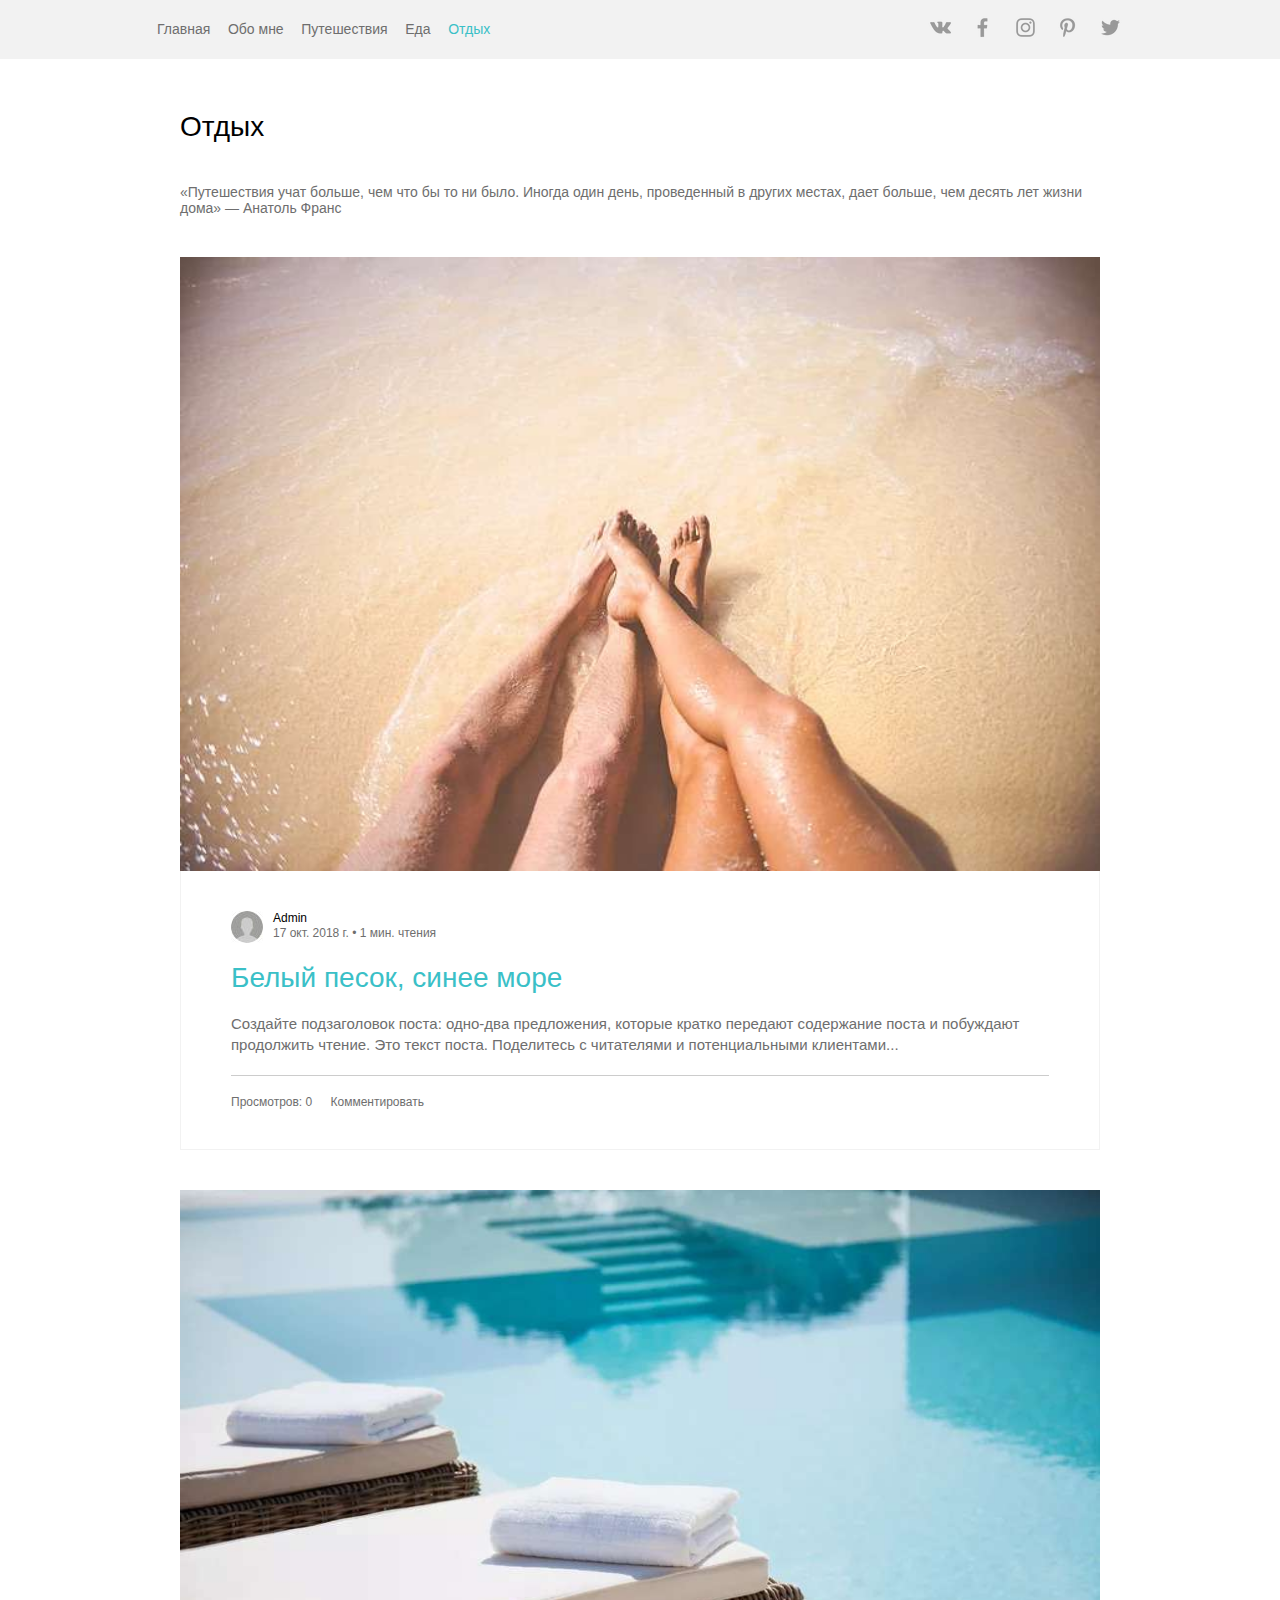
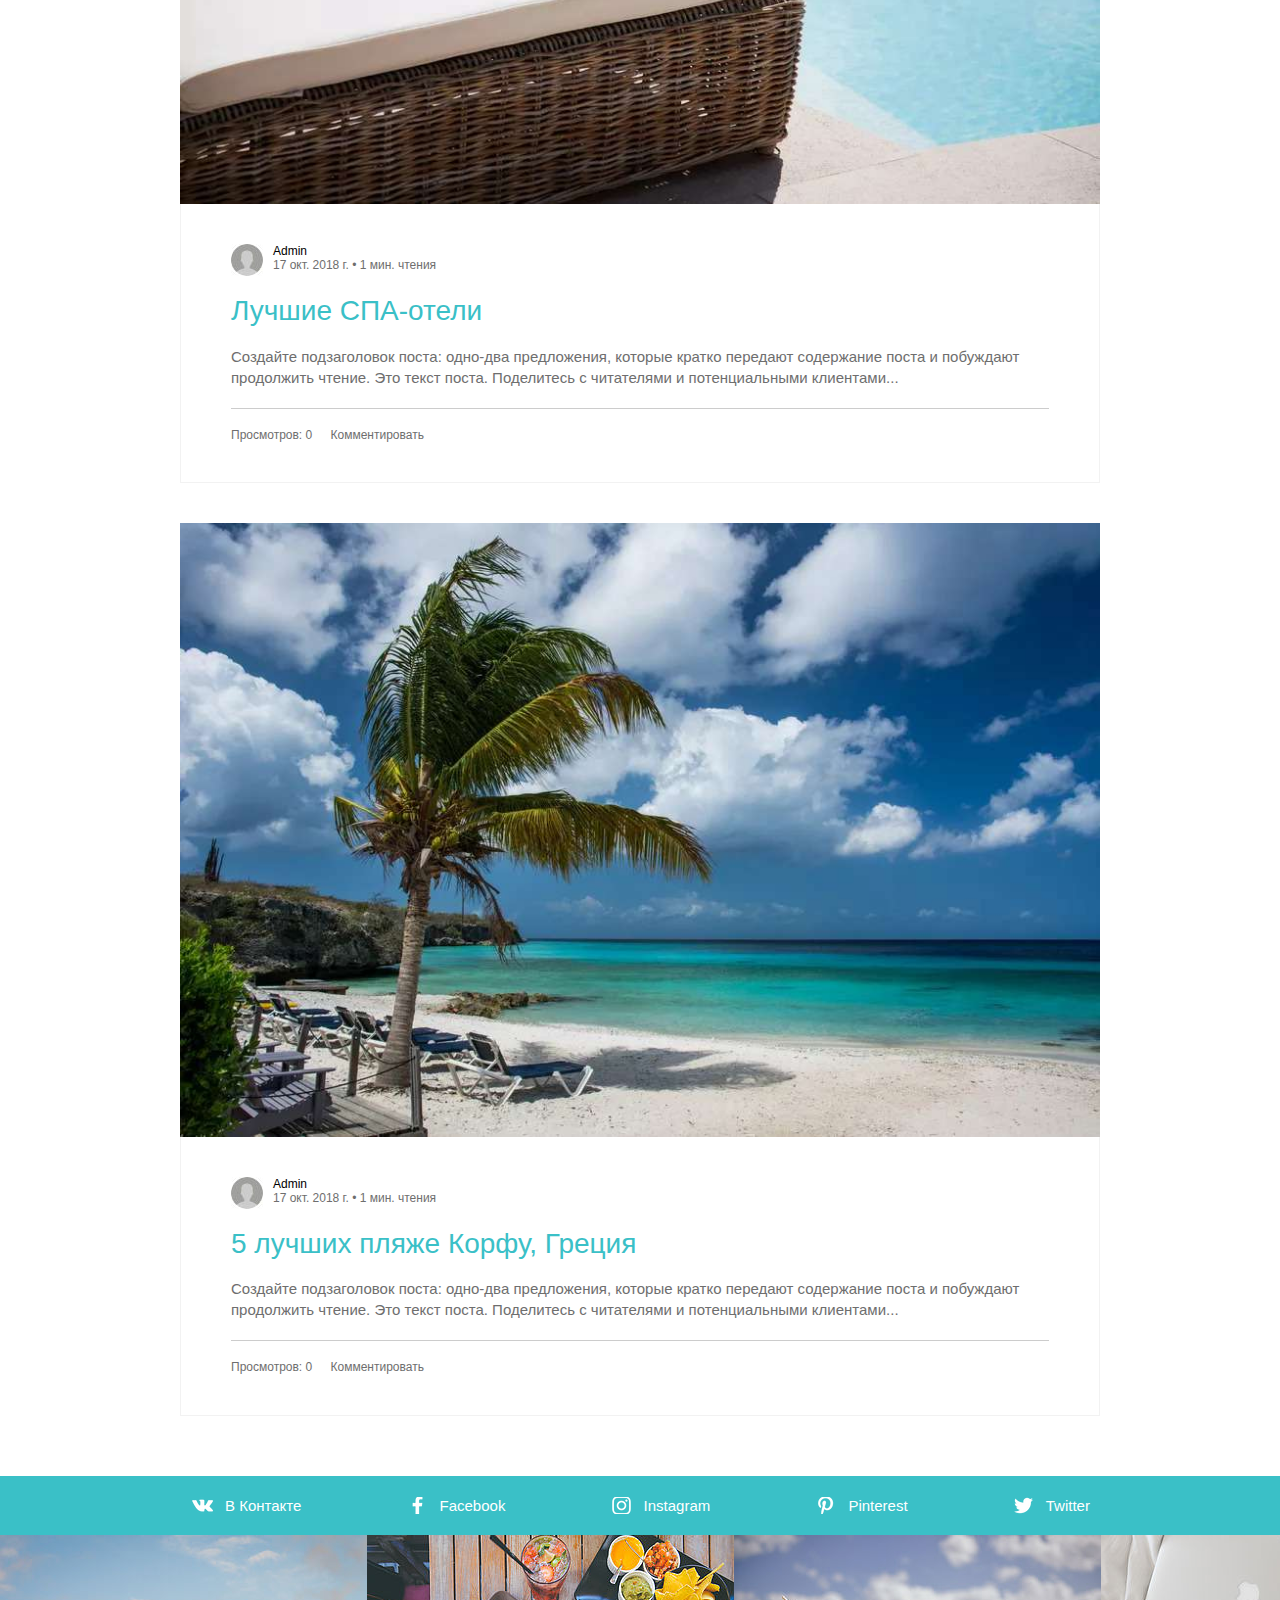
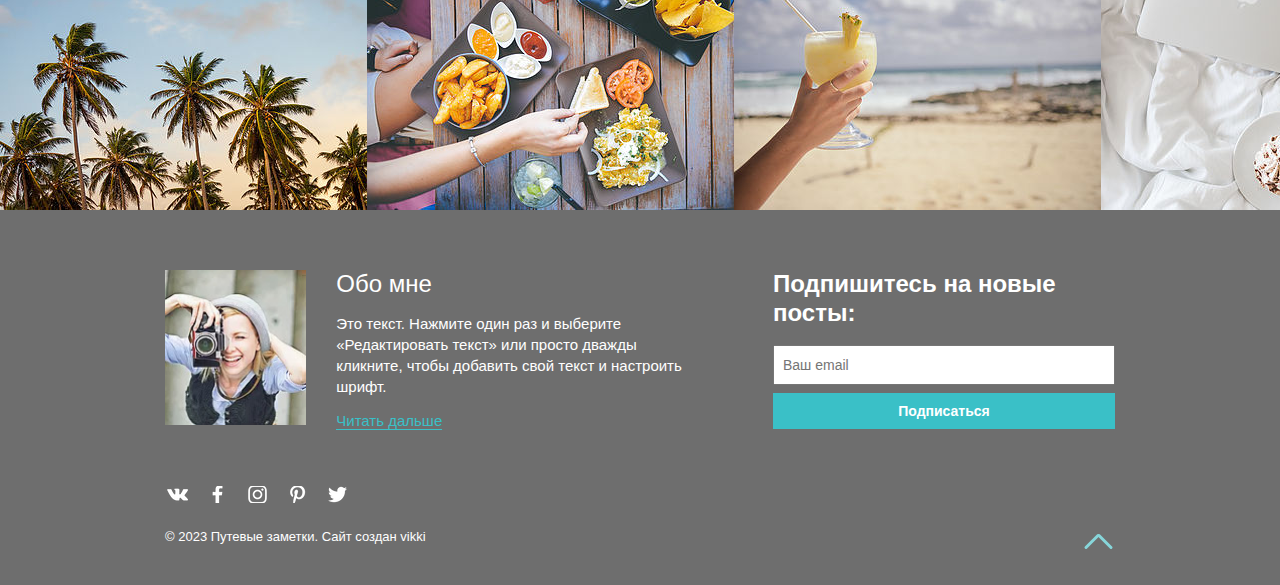
<file: page5.html>
<!doctype html>
<html lang="en">
    <head>
        <meta charset="UTF-8">
        <meta name="viewport"
              content="width=device-width, user-scalable=no, initial-scale=1.0, maximum-scale=1.0, minimum-scale=1.0">
        <meta http-equiv="X-UA-Compatible" content="ie=edge">
        <title>travel-blog</title>
        <link rel="stylesheet/less" type="text/css" href="css/style.less">
        <link rel="stylesheet" type="text/css" href="js/slick/slick.css">
    </head>
    <body>
        <header id="header">
            <div class="container">
                <nav class="nav-menu">
                    <ul>
                        <li><a href="index.html">Главная</a></li>
                        <li><a href="page2.html">Обо мне</a></li>
                        <li><a href="page3.html">Путешествия</a></li>
                        <li><a href="page4.html">Еда</a></li>
                        <li><a href="#" class="active" >Отдых</a></li>
                    </ul>
                </nav>
                <nav class="social-menu">
                    <ul>
                        <li><a href="#"><img src="img/vk.png" alt="vk"></a></li>
                        <li><a href="#"><img src="img/facebook.png" alt="facebook"></a></li>
                        <li><a href="#"><img src="img/instagram.png" alt="instagram"></a></li>
                        <li><a href="#"><img src="img/pinterest.png" alt="pinterest"></a></li>
                        <li><a href="#"><img src="img/twitter.png" alt="twitter"></a></li>
                    </ul>
                </nav>
                <button class="hamburger" id="hamburger">
                    <span class="hamburger-icon"></span>
                </button>
            </div>
        </header>
        <main class="post-page post-box container">
            <h2>Отдых</h2>
            <p class="post-rubric">&laquo;Путешествия учат больше, чем что бы то ни было. Иногда один день, проведенный в других местах, дает больше, чем десять лет жизни дома&raquo; — Анатоль Франс</p>
            <div class="post">
                <div class="post-img">
                    <img src="img/post1.jpg" alt="post1">
                </div>
                <div class="post-text">
                    <div class="post-avatar">
                        <div class="avatar">
                            <a href="#"><img src="img/avatarka.jpg" alt="avatar"></a>
                        </div>
                        <div class="avatar">
                            <a href="#">Admin</a>
                            <span>17 окт. 2018 г. &bull; 1 мин. чтения</span>
                        </div>
                    </div>
                    <h3><a href="/blog.html?id=1">Белый песок, синее море</a></h3>
                    <p class="post-excerpt"><a href="/blog.html?id=1">Создайте подзаголовок поста: одно-два предложения, которые кратко передают содержание поста и побуждают продолжить чтение. Это текст поста. Поделитесь с читателями и потенциальными клиентами...</a></p>
                    <p class="scan">Просмотров: 0 <a href="#">Комментировать</a></p>
                </div>
            </div>
            <div class="post">
                <div class="post-img">
                    <img src="img/post2.jpg" alt="post2">
                </div>
                <div class="post-text">
                    <div class="post-avatar">
                        <div class="avatar">
                            <a href="#"><img src="img/avatarka.jpg" alt="avatar"></a>
                        </div>
                        <div class="avatar">
                            <a href="#">Admin</a>
                            <span>17 окт. 2018 г. &bull; 1 мин. чтения</span>
                        </div>
                    </div>
                    <h3><a href="/blog.html?id=2">Лучшие СПА-отели</a></h3>
                    <p class="post-excerpt"><a href="/blog.html?id=2">Создайте подзаголовок поста: одно-два предложения, которые кратко передают содержание поста и побуждают продолжить чтение. Это текст поста. Поделитесь с читателями и потенциальными клиентами...</a></p>
                    <p class="scan">Просмотров: 0 <a href="#">Комментировать</a></p>
                </div>
            </div>
            <div class="post">
                <div class="post-img">
                    <img src="img/post3.jpg" alt="post3">
                </div>
                <div class="post-text">
                    <div class="post-avatar">
                        <div class="avatar">
                            <a href="#"><img src="img/avatarka.jpg" alt="avatar"></a>
                        </div>
                        <div class="avatar">
                            <a href="#">Admin</a>
                            <span>17 окт. 2018 г. &bull; 1 мин. чтения</span>
                        </div>
                    </div>
                    <h3><a href="/blog.html?id=3">5 лучших пляже Корфу, Греция</a></h3>
                    <p class="post-excerpt"><a href="/blog.html?id=3">Создайте подзаголовок поста: одно-два предложения, которые кратко передают содержание поста и побуждают продолжить чтение. Это текст поста. Поделитесь с читателями и потенциальными клиентами...</a></p>
                    <p class="scan">Просмотров: 0 <a href="#">Комментировать</a></p>
                </div>
            </div>
        </main>
        <footer>
            <div class="footer-social-wrapper">
                <div class="footer-social-menu container">
                    <ul>
                        <li class="vk"><a href="#">В Контакте</a></li>
                        <li class="facebook"><a href="#">Facebook</a></li>
                        <li class="instagram"><a href="#">Instagram</a></li>
                        <li class="pinterest"><a href="#">Pinterest</a></li>
                        <li class="twitter"><a href="#">Twitter</a></li>
                    </ul>
                </div>
            </div>
            <div class="slider">
                <div><img src="img/slaider-1.jpg" alt="slider-img1"></div>
                <div><img src="img/slaider-2.jpeg" alt="slider-img2"></div>
                <div><img src="img/slaider-3.jpg" alt="slider-img3"></div>
                <div><img src="img/slaider-4.jpg" alt="slider-img4"></div>
                <div><img src="img/slaider-5.jpeg" alt="slider-img5"></div>
            </div>
            <div class="footer-content container">
                <div class="footer-content-wrapper">
                    <div class="footer-about-me">
                        <div class="footer-photo">
                            <img src="img/avatar.jpg" alt="photo">
                        </div>
                        <div class="about-me-text">
                            <h2 class="change-position">Обо мне</h2>
                            <p>Это текст. Нажмите один раз и выберите «Редактировать текст» или просто дважды кликните, чтобы добавить свой текст и настроить шрифт.</p>
                            <a href="page2.html">Читать дальше</a>
                        </div>
                    </div>
                    <div class="footer-subs">
                        <form id="form-sub">
                            <h2>Подпишитесь на новые посты:</h2>
                            <input id="js-email" type="email" placeholder="Ваш email">
                            <button id="sub">Подписаться</button>
                        </form>
                        <div id="form-ok">
                            <h3>Спасибо!</h3>
                            <p>Теперь вы будете получать новости по эл. почте.</p>
                        </div>
                    </div>
                </div>
                <div class="footer-copyright">
                    <div class="footer-social-menu">
                        <ul>
                            <li class="vk"><a href="#"></a></li>
                            <li class="facebook"><a href="#"></a></li>
                            <li class="instagram"><a href="#"></a></li>
                            <li class="pinterest"><a href="#"></a></li>
                            <li class="twitter"><a href="#"></a></li>
                        </ul>
                    </div>
                    <p>&copy; 2023 Путевые заметки. Сайт создан vikki</p>
                </div>
                <button id="js-top-page" class="top-page">
                    <span class="arr-top"></span>
                </button>
            </div>
        </footer>
        <script async src="js/less.min.js" type="text/javascript"></script>
        <script defer src="js/jquery-3.3.1.min.js" type="text/javascript"></script>
        <script defer src="js/slick/slick.min.js" type="text/javascript"></script>
        <script defer src="js/main.js"></script>
    </body>
</html>
</file>
